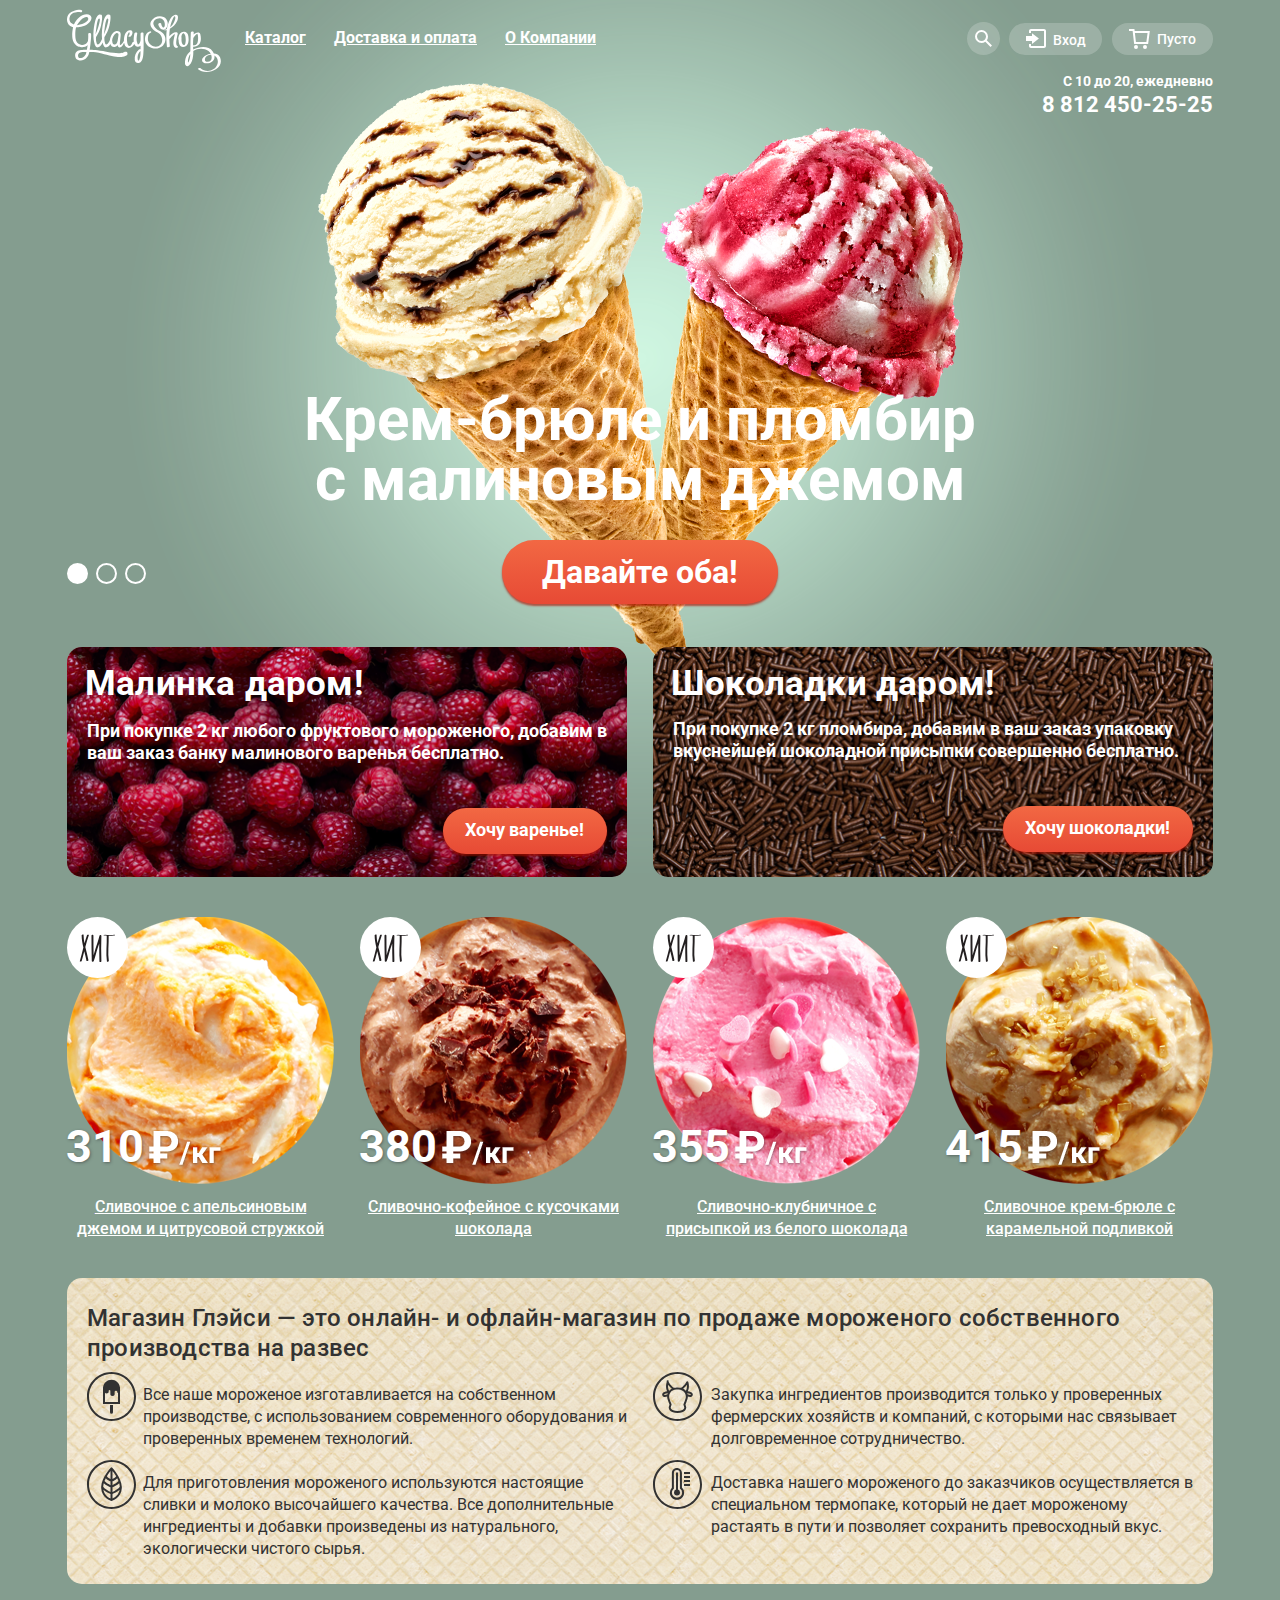
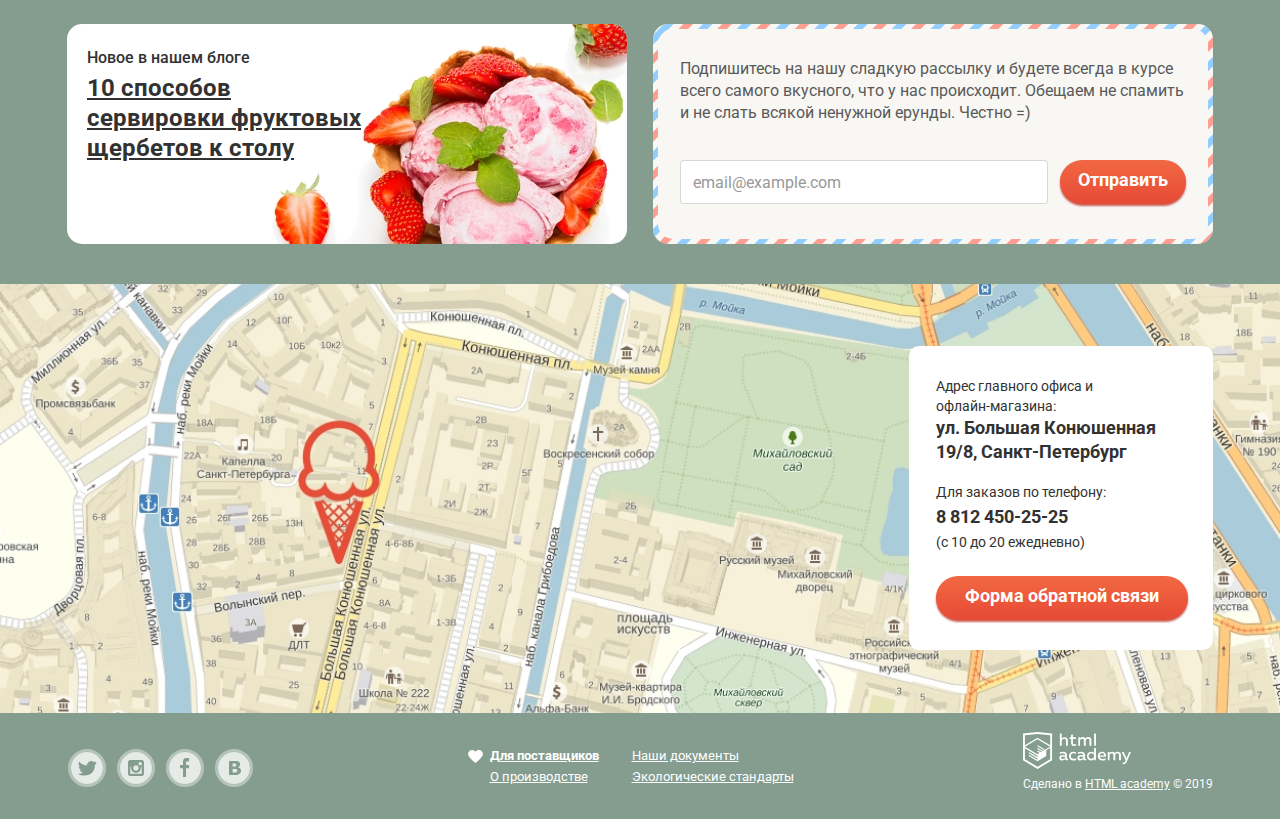
<file: index.html>
<!DOCTYPE html>
<html lang="ru">

<head>
    <meta charset="utf-8">
    <title>HTML Academy: Глейси</title>
    <link href="https://fonts.googleapis.com/css?family=Roboto:400,500,700,900&display=swap&subset=latin,cyrillic" rel="stylesheet" type="text/css">
    <link href="css/normalize.css" rel="stylesheet">
    <!-- <link href="css/style.css" rel="stylesheet"> -->
    <link href="css/style-short.css" rel="stylesheet">
</head>

<body>
    <input class="slider visually-hidden" type="radio" id="offer-1" name="offer-kit" value="offer-1" checked/>
    <input class="slider visually-hidden" type="radio" id="offer-2" name="offer-kit" value="offer-2" />
    <input class="slider visually-hidden" type="radio" id="offer-3" name="offer-kit" value="offer-3" />

    <div class="site-wrapper">
        <header class="main-header container">
            <div class="header-firstline">
                <nav class="main-navigation">
                    <div class="logo">
                        <a class="logo-link">
                            <img src="img/logo.svg" width="154" height="64" alt="Логотип магазина «Gllacy»">
                        </a>
                    </div>
                    <ul class="navigation-menu">
                        <li class="navigation-menu-item">
                            <a class="navigation-menu-link" href="#">
                                Каталог
                            </a>
                            <div class="navigation-submenu-container">
                                <ul class="navigation-submenu">
                                    <li class="navigation-submenu-item">
                                        <a class="navigation-submenu-link" href="#">Новинки</a>
                                    </li>
                                    <li class="navigation-submenu-item">
                                        <a class="navigation-submenu-link" href="catalog.html">Сливочное</a>
                                    </li>
                                    <li class="navigation-submenu-item">
                                        <a class="navigation-submenu-link" href="#">Щербеты</a>
                                    </li>
                                    <li class="navigation-submenu-item">
                                        <a class="navigation-submenu-link" href="#">Фруктовый лед</a>
                                    </li>
                                    <li class="navigation-submenu-item">
                                        <a class="navigation-submenu-link" href="#">Мелорин</a>
                                    </li>
                                </ul>
                            </div>
                        </li>
                        <li class="navigation-menu-item">
                            <a class="navigation-menu-link" href="#">Доставка и оплата</a>
                        </li>
                        <li class="navigation-menu-item">
                            <a class="navigation-menu-link" href="#">О Компании</a>
                        </li>
                    </ul>
                </nav>
                <div class="header-container">
                    <div class="search">
                        <a class="search-link" href="#">
                            <svg xmlns="http://www.w3.org/2000/svg" xmlns:xlink="http://www.w3.org/1999/xlink" width="17" height="17" viewBox="0 0 17 17">
                                <path fill="#ffffff" d="M16.958 15.527L11.75 10.32A6.455 6.455 0 0 0 13 6.5 6.5 6.5 0 1 0 6.5 13a6.465 6.465 0 0 0 3.839-1.263l5.205 5.204 1.414-1.414zM6.5 11C4.019 11 2 8.981 2 6.5S4.019 2 6.5 2 11 4.019 11 6.5 8.981 11 6.5 11z"/>
                            </svg>
                            <span class="visually-hidden">Поиск товара</span>
                        </a>
                        <h2 class="visually-hidden">Поиск товара</h2>
                        <div class="search-form-container">
                            <form class="search-form" action="https://echo.gllacy.ru" method="get">
                                <input class="placeholder" type="search" placeholder="Крем-брюле" name="search" autocomplete="off" id="field-search" title="Набери, и мы приложим все усилия, чтобы это отыскать :)">
                                <label class="visually-hidden" for="field-search">Поле для поиска</label>
                            </form>
                        </div>
                    </div>
                    <div class="user-account">
                        <a class="user-account-link" href="#">
                            <svg xmlns="http://www.w3.org/2000/svg" xmlns:xlink="http://www.w3.org/1999/xlink" width="21" height="19" viewBox="0 0 21 19">
                                <g fill="#ffffff">
                                    <path d="M6 14.875L12.917 9.5 6 4.125v2.917H-.042v4.917H6z"/>
                                    <path d="M18 0H5C3.9 0 3 .9 3 2v2h2V2h13v15H5v-2H3v2c0 1.1.9 2 2 2h13c1.1 0 2-.9 2-2V2c0-1.1-.9-2-2-2z"/>
                                </g>
                            </svg>
                            <span>Вход</span>
                        </a>
                        <h2 class="visually-hidden">Личный кабинет</h2>
                        <div class="user-form-container">
                            <form class="user-form" action="https://echo.gllacy.ru" method="post">
                                <input class="user-login placeholder" type="text" id="login" name="login" autocomplete="off" placeholder="email@example.com" title="Введите Ваш логин (e-mail)">
                                <label class="visually-hidden" for="login">Ваш логин</label>
                                <input class="user-password placeholder" type="password" id="password" name="password" autocomplete="off" placeholder="••••••••" title="Введите Ваш пароль">
                                <label class="visually-hidden" for="password">Ваш пароль</label>
                                <div class="user-form-click">
                                    <button class="button button-enter" type="submit" name="button-entrance">Войти</button>
                                    <div class="user-form-link">
                                        <a class="account-link account-forget" href="#">Забыли пароль?</a>
                                        <a class="account-link account-newuser" href="#">Новая регистрация</a>
                                    </div>
                                </div>
                            </form>
                        </div>
                    </div>
                    <div class="basket basket-empty">
                        <a class="basket-link" href="#">Пусто</a>
                    </div>
                </div>
            </div>
            <div class="header-worktime">
                <span>С 10 до 20, ежедневно</span>
                <a class="header-phone" href="tel:88124502525">8 812 450-25-25</a>
            </div>
        </header>

        <main class="main container">
            <h1 class="visually-hidden">Магазин Глейси</h1>
            <section class="offers">
                <h2 class="visually-hidden">Специальные предложения</h2>
                <div class="offer-kit">
                    <div class="offer-kit-controls">
                        <label for="offer-1">первый</label>
                        <label for="offer-2">второй</label>
                        <label for="offer-3">третий</label>
                    </div>
                    <ul class="offer-kit-list">
                        <li class="offer-kit-item offer-1">
                            <h3 class="offer-kit-title">Крем-брюле и пломбир с малиновым джемом</h3>
                            <a class="button button-kit" href="#">Давайте оба!</a>
                        </li>
                        <li class="offer-kit-item offer-2">
                            <h3 class="offer-kit-title">Шоколадный пломбир и лимонный сорбет</h3>
                            <a class="button button-kit" href="#">Давайте оба!</a>
                        </li>
                        <li class="offer-kit-item offer-3">
                            <h3 class="offer-kit-title">Пломбир с помадкой и клубничный щербет</h3>
                            <a class="button button-kit" href="#">Давайте оба!</a>
                        </li>
                    </ul>
                </div>
                <div class="offers-addition">
                    <div class="addition-item addition-raspberry">
                        <h3 class="addition-title">Малинка даром!</h3>
                        <p class="addition-content">При покупке 2 кг любого фруктового мороженого, добавим в ваш заказ банку малинового варенья бесплатно.</p>
                        <a class="button button-addition" href="#">Хочу варенье!</a>
                    </div>
                    <div class="addition-item addition-chocolate">
                        <h3 class="addition-title">Шоколадки даром!</h3>
                        <p class="addition-content">При покупке 2 кг пломбира, добавим в ваш заказ упаковку вкуснейшей шоколадной присыпки совершенно бесплатно.</p>
                        <a class="button button-addition" href="#">Хочу шоколадки!</a>
                    </div>
                </div>
            </section>

            <section class="bestsellers">
                <h2 class="visually-hidden">Хиты продаж</h2>
                <ul class="goods-list">
                    <li class="goods-item goods-item-hit">
                        <a class="goods-item-link" href="#">
                            <h3 class="goods-title">Сливочное с апельсиновым джемом и цитрусовой стружкой</h3>
                        </a>
                        <img class="goods-photo" src="img/ice-cream-1.png" width="267" height="267" alt="Сливочное с апельсиновым джемом и цитрусовой стружкой">
                        <span class="goods-item-price">310</span>
                        <a class="button button-quick-view" href="#">Быстрый просмотр</a>
                    </li>
                    <li class="goods-item goods-item-hit">
                        <a class="goods-item-link" href="#">
                            <h3 class="goods-title">Сливочно-кофейное с кусочками шоколада</h3>
                        </a>
                        <img class="goods-photo" src="img/ice-cream-2.png" width="267" height="267" alt="Сливочно-кофейное с кусочками шоколада">
                        <span class="goods-item-price">380</span>
                        <a class="button button-quick-view" href="#">Быстрый просмотр</a>
                    </li>
                    <li class="goods-item goods-item-hit">
                        <a class="goods-item-link" href="#">
                            <h3 class="goods-title">Сливочно-клубничное с присыпкой из белого шоколада</h3>
                        </a>
                        <img class="goods-photo" src="img/ice-cream-3.png" width="267" height="267" alt="Сливочно-клубничное с присыпкой из белого шоколада">
                        <span class="goods-item-price">355</span>
                        <a class="button button-quick-view" href="#">Быстрый просмотр</a>
                    </li>
                    <li class="goods-item goods-item-hit">
                        <a class="goods-item-link" href="#">
                            <h3 class="goods-title">Сливочное крем-брюле с карамельной подливкой</h3>
                        </a>
                        <img class="goods-photo" src="img/ice-cream-4.png" width="267" height="267" alt="Сливочное крем-брюле с карамельной подливкой">
                        <span class="goods-item-price">415</span>
                        <a class="button button-quick-view" href="#">Быстрый просмотр</a>
                    </li>
                </ul>
            </section>

            <section class="features">
                <h2 class="visually-hidden">Описание преимуществ Глейси</h2>
                <p class="features-title">
                    Магазин Глэйси — это онлайн- и офлайн-магазин по продаже мороженого собственного производства на развес
                </p>
                <ul class="features-list">
                    <li class="features-ice-cream features-item">
                        Все наше мороженое изготавливается на собственном производстве, с использованием современного оборудования и проверенных временем технологий.
                    </li>
                    <li class="features-cow features-item">
                        Закупка ингредиентов производится только у проверенных фермерских хозяйств и компаний, с которыми нас связывает долговременное сотрудничество.
                    </li>
                    <li class="features-eco features-item">
                        Для приготовления мороженого используются настоящие сливки и молоко высочайшего качества. Все дополнительные ингредиенты и добавки произведены из натурального, экологически чистого сырья.
                    </li>
                    <li class="features-thermometer features-item">
                        Доставка нашего мороженого до заказчиков осуществляется в специальном термопаке, который не дает мороженому растаять в пути и позволяет сохранить превосходный вкус.
                    </li>
                </ul>
            </section>
            <div class="index-columns">
                <article class="news">
                    <p class="news-label">Новое в нашем блоге</p>
                    <a class="news-link" href="#">
                        <h2 class="news-title">10 способов сервировки фруктовых щербетов к столу</h2>
                    </a>
                </article>
                <section class="subscription">
                    <div class="subscription-container">
                        <h2 class="visually-hidden">Форма подписки</h2>
                        <p>
                            Подпишитесь на нашу сладкую рассылку и будете всегда в курсе всего самого вкусного, что у нас происходит. Обещаем не спамить и не слать всякой ненужной ерунды. Честно =)
                        </p>
                        <form class="subscription-form" action="https://echo.gllacy.ru" method="post">
                            <input class="placeholder" type="email" id="subscription-email" name="subscription-email" placeholder="email@example.com" title="Введите Ваш e-mail">
                            <label class="visually-hidden" for="subscription-email">Ваш e-mail</label>
                            <button class="button" type="submit" name="subscription">Отправить</button>
                        </form>
                    </div>
                </section>
            </div>
        </main>
        <section class="map">
            <iframe class="map-frame" src="https://www.google.com/maps/embed?pb=!1m18!1m12!1m3!1d1998.6037872586871!2d30.320853351918583!3d59.93871648178722!2m3!1f0!2f0!3f0!3m2!1i1024!2i768!4f13.1!3m3!1m2!1s0x4696310fca145cc1%3A0x42b32648d8238007!2z0JHQvtC70YzRiNCw0Y8g0JrQvtC90Y7RiNC10L3QvdCw0Y8g0YPQuy4sIDE5LzgsINCh0LDQvdC60YIt0J_QtdGC0LXRgNCx0YPRgNCzLCAxOTExODY!5e0!3m2!1sru!2sru!4v1570610088650!5m2!1sru!2sru"
                width="600" height="450" style="border:0;" allowfullscreen="">
            </iframe>
            <div class="container">
                <div class="contacts">
                    <h2 class="visually-hidden">Местоположение магазина на карте</h2>
                    <p class="contacts-address">
                        <span class="contacts-address-title">Адрес главного офиса и офлайн-магазина:</span>
                        <span class="contacts-address-content">ул. Большая Конюшенная 19/8, Санкт-Петербург</span>
                    </p>
                    <p class="contacts-phone">
                        <span class="contacts-phone-title">Для заказов по телефону:</span>
                        <a class="contacts-phone-link" href="tel:88124502525">8 812 450-25-25</a>
                        <span class="contacts-phone-worktime">(с 10 до 20 ежедневно)</span>
                    </p>
                    <a class="button button-message" href="#">Форма обратной связи</a>
                </div>
            </div>
        </section>

        <footer class="main-footer container">
            <section class="footer-social">
                <h2 class="visually-hidden">Мы в социальных сетях</h2>
                <ul class="social-list">
                    <li class="social-item">
                        <a class="social social-twitter" href="#" title="Мы в твиттере">
                            <svg xmlns="http://www.w3.org/2000/svg" width="32" height="32" viewBox="0 0 32 32">
                                <path fill="#ffffff" d="M16 0C7.164 0 0 7.164 0 16c0 8.837 7.164 16 16 16 8.837 0 16-7.163 16-16 0-8.836-7.163-16-16-16zm7.944 12.809c-.251 6.516-3.463
                                 10.832-10.992 10.702h-.486c-.447 0-4.543-.443-5.344-1.823 2.479.19 4.247-.406 5.12-1.136-1.048-.289-2.923-.461-3.251-2.848.384.104.618.221
                                  1.299.113-1.307-.824-2.758-1.519-2.679-3.643.311.317 1.164.518 1.46.457-.768-.233-2.149-3.244-.974-4.781 1.984 1.79 4.075 3.482 7.804 
                                  3.643.227-2.214 1.24-3.699 3.168-4.325 1.84-.479 3.255.26 3.901 1.138.737-.224 1.453-.466 2.193-.685-.004.833-.569 1.463-.935 1.709.747.165
                                   1.423-.475 1.423-.475-.184.963-1.094 1.725-1.707 1.954z"/>
                            </svg>
                            <span class="visually-hidden">Глейси в твиттере</span>
                        </a>
                    </li>
                    <li class="social-item">
                        <a class="social social-instagram" href="#" title="Мы в инстаграмм">
                            <svg xmlns="http://www.w3.org/2000/svg" width="32" height="32" viewBox="0 0 32 32">
                                <g fill="#ffffff">
                                    <path d="M20.916 16a4.938 4.938 0 1 1-9.877 0c0-.394.051-.773.138-1.14h-.897v6.838h11.396V14.86h-.897c.086.367.137.746.137 1.14z"/>
                                    <path d="M15.978 18.659c1.466 0 2.659-1.193 2.659-2.659s-1.193-2.659-2.659-2.659c-1.466 0-2.659 1.193-2.659 2.659s1.192 2.659 2.659
                                    2.659zM18.637 10.302h3.039v3.039h-3.039z"/>
                                    <path d="M16 0C7.164 0 0 7.164 0 16c0 8.837 7.164 16 16 16 8.837 0 16-7.163 16-16 0-8.836-7.163-16-16-16zm7.955 21.698a2.285 2.285
                                     0 0 1-2.279 2.279H10.279A2.285 2.285 0 0 1 8 21.698V10.302a2.286 2.286 0 0 1 2.279-2.279h11.396a2.286 2.286 0 0 1 2.279 2.279v11.396z"/>
                                </g>
                            </svg>
                            <span class="visually-hidden">Глейси в инстаграмм</span>
                        </a>
                    </li>
                    <li class="social-item">
                        <a class="social social-facebook" href="#" title="Мы в фейсбук">
                            <svg xmlns="http://www.w3.org/2000/svg" width="32" height="32" viewBox="0 0 32 32">
                                <path fill="#ffffff" d="M16 0C7.164 0 0 7.163 0 16s7.164 16 16 16c8.837 0 16-7.164 16-16S24.837 0 16 0zm4.062 
                                9.455h-3.021v3.444h3.021v3.445h-3.021v8.61H14.02v-8.61H11v-3.445h3.021V9.455c0-1.902 1.353-3.445 
                                3.021-3.445h3.021v3.445z"/>
                            </svg>
                            <span class="visually-hidden">Глейси в фейсбук</span>
                        </a>
                    </li>
                    <li class="social-item">
                        <a class="social social-vkontakte" href="#" title="Мы вКонтакте">
                            <svg xmlns="http://www.w3.org/2000/svg" width="32" height="32" viewBox="0 0 32 32">
                                <g fill="#ffffff">
                                    <path d="M16.637 14.495c.402-.019.719-.082.951-.188.326-.145.54-.33.641-.559.101-.229.15-.496.15-.797 
                                    0-.232-.058-.465-.174-.697-.116-.232-.322-.405-.617-.517-.264-.1-.592-.155-.984-.165a76.242 76.242 0 
                                    0 0-1.652-.014h-.339v2.965h.565c.571 0 1.057-.009 1.459-.028zM18.118 17.084c-.282-.081-.672-.125-1.166-.132a127.97 
                                    127.97 0 0 0-1.55-.009h-.79v3.493h.264c1.014 0 1.74-.003 2.18-.009a3.2 3.2 0 0 0 
                                    1.212-.245c.377-.157.633-.364.774-.625s.214-.562.214-.9c0-.446-.088-.788-.261-1.03-.17-.241-.464-.423-.877-.543z"/>
                                    <path d="M16 0C7.164 0 0 7.164 0 16c0 8.837 7.164 16 16 16 8.837 0 16-7.163 16-16 0-8.836-7.163-16-16-16zm6.602 
                                    20.531a3.73 3.73 0 0 1-1.124 1.327c-.552.415-1.161.71-1.823.886s-1.501.264-2.519.264h-6.121V8.987h5.443c1.13 0 
                                    1.957.038 2.48.113a5.126 5.126 0 0 1 1.561.5c.533.27.929.632 1.189 1.087.26.455.392.975.392 1.558 0 .678-.179 
                                    1.278-.536 1.795-.358.518-.863.92-1.517 1.208v.075c.917.182 1.642.559 2.179 1.13.537.571.807 1.325.807 2.261 
                                    0 .678-.138 1.283-.411 1.817z"/>
                                </g>
                            </svg>
                            <span class="visually-hidden">Глейси во в контакте</span>
                        </a>
                    </li>
                </ul>
            </section>
            <section class="footer-documents">
                <h2 class="visually-hidden">Меню документации</h2>
                <ul class="documents-list">
                    <li class="documents-heart documents-item">
                        <a class="documents-link" href="#">Для поставщиков</a>
                    </li>
                    <li class="documents-item">
                        <a class="documents-link" href="#">Наши документы</a>
                    </li>
                    <li class="documents-item">
                        <a class="documents-link" href="#">О производстве</a>
                    </li>
                    <li class="documents-item">
                        <a class="documents-link" href="#">Экологические стандарты</a>
                    </li>
                </ul>
            </section>
            <section class="footer-copyright">
                <h2 class="visually-hidden">Создатели сайта</h2>
                <div>
                    <a class="htmlacademy-logo-link" href="https://htmlacademy.ru/intensive/htmlcss">
                        <img class="htmlacademy-logo-image" src="img/logo-htmlacademy.svg" width="108" height="39" alt="Логотип академии html">
                    </a>
                    <p>Сделано в <a class="htmlacademy-link" href="https://htmlacademy.ru/intensive/htmlcss">HTML academy</a> © 2019</p>
                </div>
            </section>
        </footer>

        <div class="modal-overlay"></div>
        <section class="modal-user-message">
            <h2 class="visually-hidden">Форма обратной связи</h2>
            <p class="user-message-title">Мы обязательно вам ответим!</p>
            <form class="user-message-form" action="https://echo.gllacy.ru" method="post">
                <input class="placeholder" type="text" id="message-fullname" name="message-fullname" placeholder="Имя Фамилия" title="Введите Ваше имя и фамилию (обязательное поле)">
                <label class="visually-hidden" for="message-fullname">Ваше имя и фамилия</label>
                <input class="placeholder" type="email" id="message-email" name="message-email" placeholder="email@example.com" title="Введите Ваш e-mail (обязательное поле)">
                <label class="visually-hidden" for="message-email">Ваш e-mail</label>
                <textarea name="message-text" id="message-text" placeholder="В свободной форме" cols="44" rows="7" title="Ваше сообщение (обязательное поле)"></textarea>
                <button class="button-close" type="button" aria-label="Закрыть форму"></button>
                <button class="button button-user-message" type="submit" name="button-message">Отправить</button>
            </form>
        </section>
    </div>
    <!-- <script src="js/script.js"></script> -->
    <script src="js/script-short.js"></script>
</body>

</html>
</file>
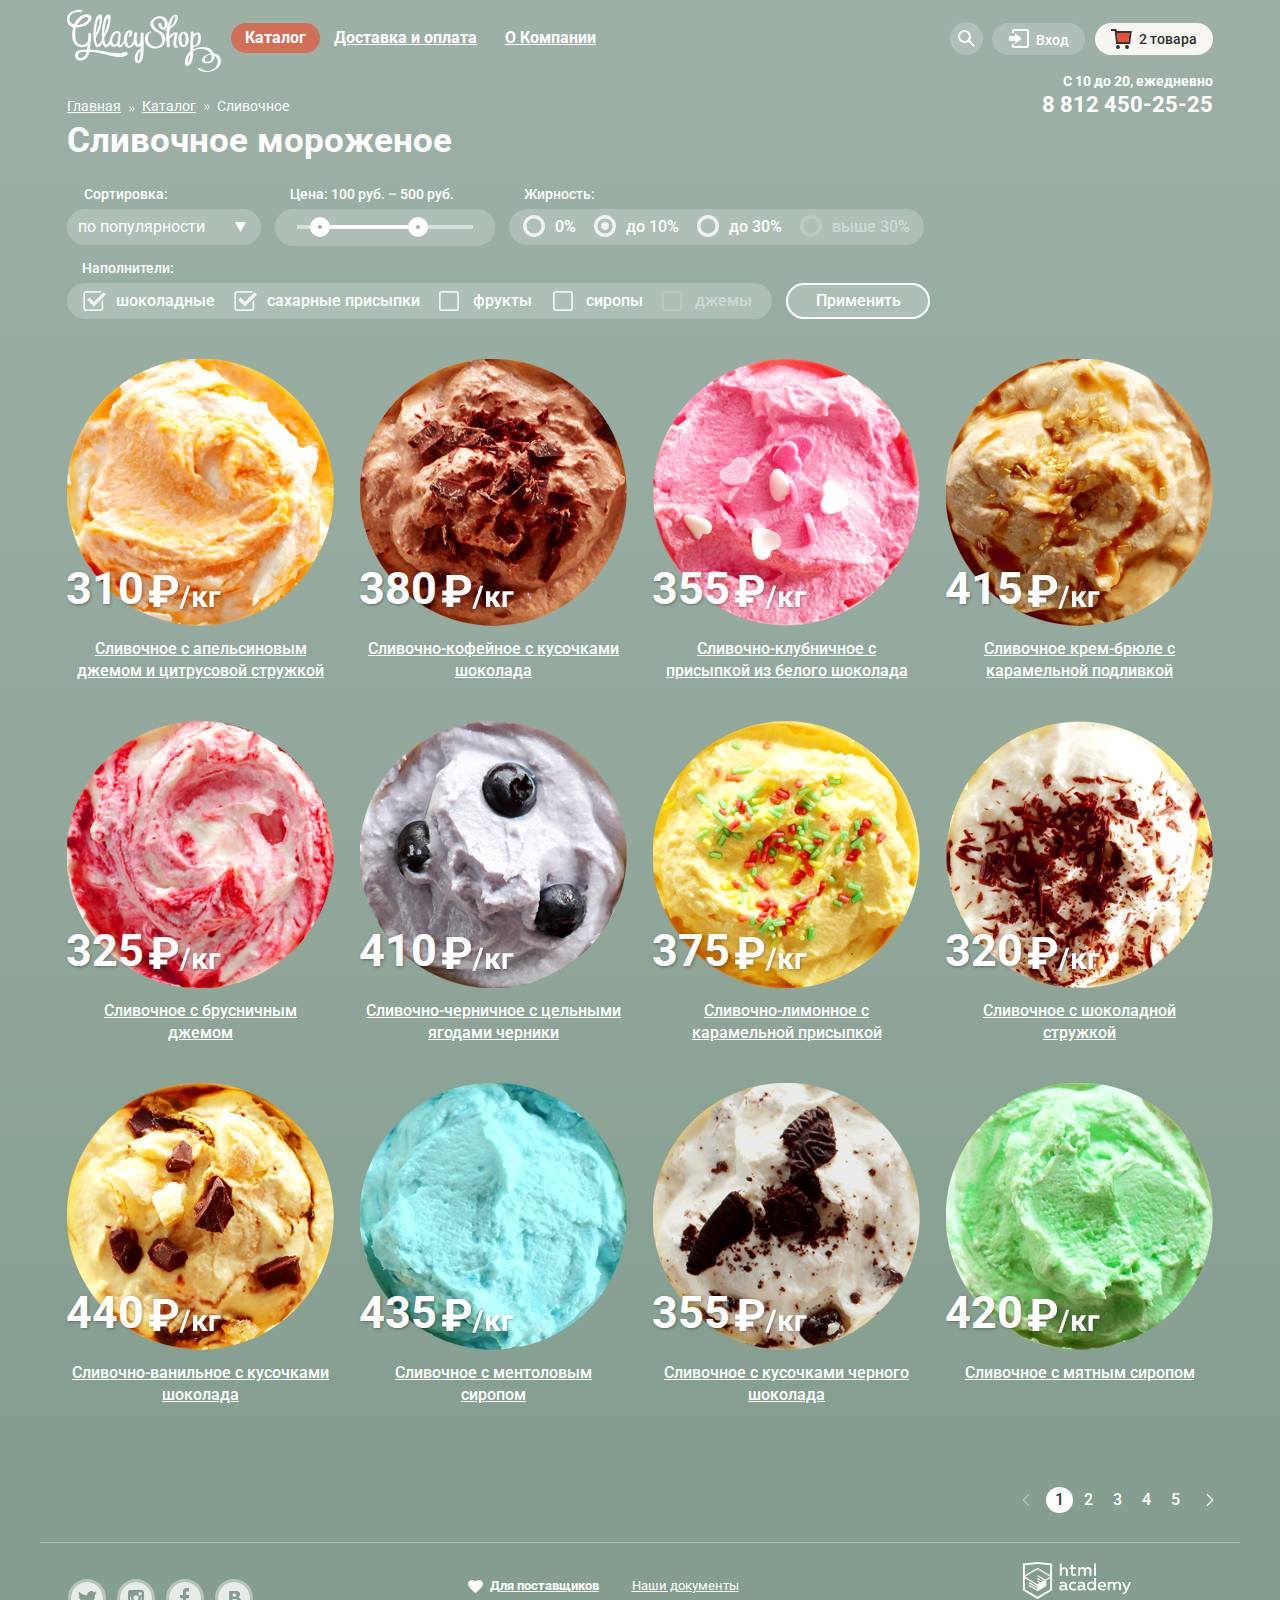
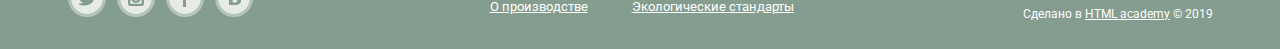
<file: catalog.html>
<!DOCTYPE html>
<html lang="ru">

<head>
    <meta charset="utf-8">
    <title>HTML Academy: Глейси</title>
    <link href="https://fonts.googleapis.com/css?family=Roboto:400,500,700&display=swap&subset=cyrillic" rel="stylesheet">
    <link href="css/normalize.css" rel="stylesheet">
    <!-- <link href="css/style.css" rel="stylesheet"> -->
    <link href="css/style-short.css" rel="stylesheet">
</head>

<body class="inner-page">
    <header class="main-header  container">
        <div class="header-firstline">
            <nav class="main-navigation">
                <a class="logo" href="index.html">
                    <img src="img/logo.svg" width="154" height="64" alt="Логотип магазина «Gllacy»">
                </a>
                <ul class="navigation-menu">
                    <li class="navigation-menu-item">
                        <a class="navigation-menu-link navigation-menu-active" href="catalog.html">
                            Каталог
                        </a>
                        <div class="navigation-submenu-container">
                            <ul class="navigation-submenu">
                                <li class="navigation-submenu-item">
                                    <a class="navigation-submenu-link" href="#">Новинки</a>
                                </li>
                                <li class="navigation-submenu-item">
                                    <a class="navigation-submenu-link navigation-submenu-active" href="catalog.html">Сливочное</a>
                                </li>
                                <li class="navigation-submenu-item">
                                    <a class="navigation-submenu-link" href="#">Щербеты</a>
                                </li>
                                <li class="navigation-submenu-item">
                                    <a class="navigation-submenu-link" href="#">Фруктовый лед</a>
                                </li>
                                <li class="navigation-submenu-item">
                                    <a class="navigation-submenu-link" href="#">Мелорин</a>
                                </li>
                            </ul>
                        </div>
                    </li>
                    <li class="navigation-menu-item">
                        <a class="navigation-menu-link" href="#">Доставка и оплата</a>
                    </li>
                    <li class="navigation-menu-item">
                        <a class="navigation-menu-link" href="#">О Компании</a>
                    </li>
                </ul>
            </nav>
            <div class="header-container">
                <div class="search">
                    <a class="search-link" href="#">
                        <svg xmlns="http://www.w3.org/2000/svg" xmlns:xlink="http://www.w3.org/1999/xlink" width="17" height="17" viewBox="0 0 17 17">
                            <path fill="#ffffff" d="M16.958 15.527L11.75 10.32A6.455 6.455 0 0 0 13 6.5 6.5 6.5 0 1 0 6.5 13a6.465 6.465 0 0 0 3.839-1.263l5.205 5.204 1.414-1.414zM6.5 11C4.019 11 2 8.981 2 6.5S4.019 2 6.5 2 11 4.019 11 6.5 8.981 11 6.5 11z"/>
                        </svg>
                        <span class="visually-hidden">Поиск товара</span>
                    </a>
                    <h2 class="visually-hidden">Поиск товара</h2>
                    <div class="search-form-container">
                        <form class="search-form" action="https://echo.gllacy.ru" method="get">
                            <input class="placeholder" type="search" placeholder="Крем-брюле" name="search" autocomplete="off" id="field-search" title="Набери, и мы приложим все усилия, чтобы это отыскать :)">
                            <label class="visually-hidden" for="field-search">Поле для поиска</label>
                        </form>
                    </div>
                </div>
                <div class="user-account">
                    <a class="user-account-link" href="#">
                        <svg xmlns="http://www.w3.org/2000/svg" xmlns:xlink="http://www.w3.org/1999/xlink" width="21" height="19" viewBox="0 0 21 19">
                            <g fill="#ffffff">
                                <path d="M6 14.875L12.917 9.5 6 4.125v2.917H-.042v4.917H6z"/>
                                <path d="M18 0H5C3.9 0 3 .9 3 2v2h2V2h13v15H5v-2H3v2c0 1.1.9 2 2 2h13c1.1 0 2-.9 2-2V2c0-1.1-.9-2-2-2z"/>
                            </g>
                        </svg>
                        <span>Вход</span>
                    </a>
                    <h2 class="visually-hidden">Личный кабинет</h2>
                    <div class="user-form-container">
                        <form class="user-form" action="https://echo.gllacy.ru" method="post">
                            <input class="user-login placeholder" type="text" id="login" name="login" autocomplete="off" placeholder="email@example.com" title="Введите Ваш логин (e-mail)">
                            <label class="visually-hidden" for="login">Ваш логин</label>
                            <input class="user-password placeholder" type="password" id="password" name="password" autocomplete="off" placeholder="••••••••" title="Введите Ваш пароль">
                            <label class="visually-hidden" for="password">Ваш пароль</label>
                            <div class="user-form-click">
                                <button class="button button-enter" type="submit" name="button-entrance">Войти</button>
                                <div class="user-form-link">
                                    <a class="account-link account-forget" href="#">Забыли пароль?</a>
                                    <a class="account-link account-newuser" href="#">Новая регистрация</a>
                                </div>
                            </div>
                        </form>
                    </div>
                </div>
                <div class="basket basket-content">
                    <a class="basket-link" href="#">2 товара</a>
                    <h2 class="visually-hidden">Содержание корзины</h2>
                    <div class="basket-form-container">
                        <form class="basket-form" action="https://echo.gllacy.ru" method="get">
                            <ul class="basket-list">
                                <li class="basket-item">
                                    <a class="button-item-delete" href="#" title="Удаление товара из корзины">
                                        <span class="visually-hidden">Удаление товара</span>
                                    </a>
                                    <img class="basket-photo" src="img/basket-photo1.png" width="33" height="33" alt="Фото товара">
                                    <h3 class="basket-item-title">Пломбир с апельсиновым джемом</h3>
                                    <div class="basket-item-count"><span>1,5 кг х </span>200 руб.</div>
                                    <span class="basket-item-total">300 руб.</span>
                                </li>
                                <li class="basket-item">
                                    <a class="button-item-delete" href="#" title="Удаление товара из корзины">
                                        <span class="visually-hidden">Удаление товара</span>
                                    </a>
                                    <img class="basket-photo" src="img/basket-photo2.png" width="33" height="33" alt="Фото товара">
                                    <h3 class="basket-item-title">Клубничный пломбир с присыпкой из белого шоколада</h3>
                                    <div class="basket-item-count"><span>1,5 кг х </span>300 руб.</div>
                                    <span class="basket-item-total">450 руб.</span>
                                </li>
                            </ul>
                            <span class="basket-total">Итого: 750 руб.</span>
                            <button class="button button-basket" type="submit" name="basket">Оформить заказ</button>
                        </form>
                    </div>
                </div>
            </div>
        </div>
        <div class="header-worktime">
            <span>С 10 до 20, ежедневно</span>
            <a class="header-phone" href="#">8 812 450-25-25</a>
        </div>
    </header>

    <main class="container">
        <h1 class="catalog-title">Сливочное мороженое</h1>
        <ul class="breadcrumbs">
            <li class="breadcrumbs-item"><a class="breadcrumbs-link" href="index.html">Главная</a></li>
            <li class="breadcrumbs-item"><a class="breadcrumbs-link" href="catalog.html">Каталог</a></li>
            <li class="breadcrumbs-item breadcrumbs-current">Сливочное</li>
        </ul>
        <section class="filters">
            <h2 class="visually-hidden">Сортировка товаров</h2>
            <form class="filters-form" action="https://echo.gllacy.ru" method="get">
                <fieldset class="filter-category" title="Выберите категорию сортировки">
                    <legend>Сортировка:</legend>
                    <select name="filter-category-select" id="filter-category">
                        <option value="popularity" selected>по популярности</option>
                        <option value="before-chip">сначала недорогие</option>
                        <option value="before-expensive">сначала дорогие</option>
                        <option value="by-fat">по жирности</option>
                    </select>
                </fieldset>
                <fieldset class="filter-price" title="Выберите ценовой диапазон">
                    <legend>Цена: 100 руб. – 500 руб.</legend>
                    <div class="filter-price-container">
                        <div class="filter-price-axis">
                            <span class="filter-price-min" tabindex="0"></span>
                            <span class="filter-price-max" tabindex="0"></span>
                        </div>
                    </div>
                </fieldset>
                <fieldset class="filter-fat" title="Выберите содержание жиров в мороженом">
                    <legend>Жирность:</legend>
                    <ul class="filter-fat-list">
                        <li class="filter-fat-item">
                            <input class="filters-input fat-input visually-hidden" id="zero" type="radio" name="filter-fat" value="zero">
                            <label class="filter-fat-label" for="zero">0%</label>
                        </li>
                        <li class="filter-fat-item">
                            <input class="filters-input fat-input visually-hidden" id="before10" type="radio" name="filter-fat" value="before10" checked>
                            <label class="filter-fat-label" for="before10">до 10%</label>
                        </li>
                        <li class="filter-fat-item">
                            <input class="filters-input fat-input visually-hidden" id="before30" type="radio" name="filter-fat" value="before30">
                            <label class="filter-fat-label" for="before30">до 30%</label>
                        </li>
                        <li class="filter-fat-item">
                            <input class="filters-input fat-input visually-hidden" id="after30" type="radio" name="filter-fat" value="after30" disabled>
                            <label class="filter-fat-label" for="after30">выше 30%</label>
                        </li>
                    </ul>
                </fieldset>
                <fieldset class="filter-filler" title="Выберите наполнители мороженого">
                    <legend>Наполнители:</legend>
                    <ul class="filter-filler-list">
                        <li class="filter-filler-item">
                            <input class="filters-input filler-input visually-hidden" id="chocolate" type="checkbox" name="chocolate" checked>
                            <label class="filter-filler-label" for="chocolate">шоколадные</label>
                        </li>
                        <li class="filter-filler-item">
                            <input class="filters-input filler-input visually-hidden" id="sugar-powder" type="checkbox" name="sugar-powder" checked>
                            <label class="filter-filler-label" for="sugar-powder">сахарные присыпки</label>
                        </li>
                        <li class="filter-filler-item">
                            <input class="filters-input filler-input visually-hidden" id="fruit" type="checkbox" name="fruit">
                            <label class="filter-filler-label" for="fruit">фрукты</label>
                        </li>
                        <li class="filter-filler-item">
                            <input class="filters-input filler-input visually-hidden" id="syrup" type="checkbox" name="syrup">
                            <label class="filter-filler-label" for="syrup">сиропы</label>
                        </li>
                        <li class="filter-filler-item">
                            <input class="filters-input filler-input visually-hidden" id="jam" type="checkbox" name="jam" disabled>
                            <label class="filter-filler-label" for="jam">джемы</label>
                        </li>
                    </ul>
                </fieldset>
                <button class="button-filter" type="submit" name="button-filter">Применить</button>
            </form>
        </section>
        <section class="catalog">
            <h2 class="visually-hidden">Список товаров</h2>
            <ul class="goods-list">
                <li class="goods-item">
                    <a class="goods-item-link" href="#">
                        <h3 class="goods-title">Сливочное с апельсиновым джемом и цитрусовой стружкой</h3>
                    </a>
                    <img class="goods-photo" src="img/ice-cream-1.png" width="267" height="267" alt="Сливочное с апельсиновым джемом и цитрусовой стружкой">
                    <span class="goods-item-price">310</span>
                    <a class="button button-quick-view" href="#">Быстрый просмотр</a>
                </li>
                <li class="goods-item">
                    <a class="goods-item-link" href="#">
                        <h3 class="goods-title">Сливочно-кофейное с кусочками шоколада</h3>
                    </a>
                    <img class="goods-photo" src="img/ice-cream-2.png" width="267" height="267" alt="Сливочно-кофейное с кусочками шоколада">
                    <span class="goods-item-price">380</span>
                    <a class="button button-quick-view" href="#">Быстрый просмотр</a>
                </li>
                <li class="goods-item">
                    <a class="goods-item-link" href="#">
                        <h3 class="goods-title">Сливочно-клубничное с присыпкой из белого шоколада</h3>
                    </a>
                    <img class="goods-photo" src="img/ice-cream-3.png" width="267" height="267" alt="Сливочно-клубничное с присыпкой из белого шоколада">
                    <span class="goods-item-price">355</span>
                    <a class="button button-quick-view" href="#">Быстрый просмотр</a>
                </li>
                <li class="goods-item">
                    <a class="goods-item-link" href="#">
                        <h3 class="goods-title">Сливочное крем-брюле с карамельной подливкой</h3>
                    </a>
                    <img class="goods-photo" src="img/ice-cream-4.png" width="267" height="267" alt="Сливочное крем-брюле с карамельной подливкой">
                    <span class="goods-item-price">415</span>
                    <a class="button button-quick-view" href="#">Быстрый просмотр</a>
                </li>
                <li class="goods-item">
                    <a class="goods-item-link" href="#">
                        <h3 class="goods-title">Сливочное с брусничным джемом</h3>
                    </a>
                    <img class="goods-photo" src="img/ice-cream-5.png" width="267" height="267" alt="Сливочное с брусничным джемом">
                    <span class="goods-item-price">325</span>
                    <a class="button button-quick-view" href="#">Быстрый просмотр</a>
                </li>
                <li class="goods-item">
                    <a class="goods-item-link" href="#">
                        <h3 class="goods-title">Сливочно-черничное с цельными ягодами черники</h3>
                    </a>
                    <img class="goods-photo" src="img/ice-cream-6.png" width="267" height="267" alt="Сливочно-черничное с цельными ягодами черники">
                    <span class="goods-item-price">410</span>
                    <a class="button button-quick-view" href="#">Быстрый просмотр</a>
                </li>
                <li class="goods-item">
                    <a class="goods-item-link" href="#">
                        <h3 class="goods-title">Сливочно-лимонное с карамельной присыпкой</h3>
                    </a>
                    <img class="goods-photo" src="img/ice-cream-7.png" width="267" height="267" alt="Сливочно-лимонное с карамельной присыпкой">
                    <span class="goods-item-price">375</span>
                    <a class="button button-quick-view" href="#">Быстрый просмотр</a>
                </li>
                <li class="goods-item">
                    <a class="goods-item-link" href="#">
                        <h3 class="goods-title">Сливочное с шоколадной стружкой</h3>
                    </a>
                    <img class="goods-photo" src="img/ice-cream-8.png" width="267" height="267" alt="Сливочное с шоколадной стружкой">
                    <span class="goods-item-price">320</span>
                    <a class="button button-quick-view" href="#">Быстрый просмотр</a>
                </li>
                <li class="goods-item">
                    <a class="goods-item-link" href="#">
                        <h3 class="goods-title">Сливочно-ванильное с кусочками шоколада</h3>
                    </a>
                    <img class="goods-photo" src="img/ice-cream-9.png" width="267" height="267" alt="Сливочно-ванильное с кусочками шоколада">
                    <span class="goods-item-price">440</span>
                    <a class="button button-quick-view" href="#">Быстрый просмотр</a>
                </li>
                <li class="goods-item">
                    <a class="goods-item-link" href="#">
                        <h3 class="goods-title">Сливочноe с ментоловым сиропом</h3>
                    </a>
                    <img class="goods-photo" src="img/ice-cream-10.png" width="267" height="267" alt="Сливочноe с ментоловым сиропом">
                    <span class="goods-item-price">435</span>
                    <a class="button button-quick-view" href="#">Быстрый просмотр</a>
                </li>
                <li class="goods-item">
                    <a class="goods-item-link" href="#">
                        <h3 class="goods-title">Сливочное с кусочками черного шоколада</h3>
                    </a>
                    <img class="goods-photo" src="img/ice-cream-11.png" width="267" height="267" alt="Сливочное с кусочками черного шоколада">
                    <span class="goods-item-price">355</span>
                    <a class="button button-quick-view" href="#">Быстрый просмотр</a>
                </li>
                <li class="goods-item">
                    <a class="goods-item-link" href="#">
                        <h3 class="goods-title">Сливочное с мятным сиропом</h3>
                    </a>
                    <img class="goods-photo" src="img/ice-cream-12.png" width="267" height="267" alt="Сливочное с мятным сиропом">
                    <span class="goods-item-price">420</span>
                    <a class="button button-quick-view" href="#">Быстрый просмотр</a>
                </li>
            </ul>
            <ul class="pagination-list">
                <li class="pagination-item pagination-item-before pagination-disabled">
                    <a class="pagination-link" href="#">
                        <span class="visually-hidden">Назад</span>
                    </a>
                </li>
                <li class="pagination-item pagination-item-current">
                    <a class="pagination-link">1</a>
                </li>
                <li class="pagination-item">
                    <a class="pagination-link" href="#">2</a>
                </li>
                <li class="pagination-item">
                    <a class="pagination-link" href="#">3</a>
                </li>
                <li class="pagination-item">
                    <a class="pagination-link" href="#">4</a>
                </li>
                <li class="pagination-item">
                    <a class="pagination-link" href="#">5</a>
                </li>
                <li class="pagination-item pagination-item-after">
                    <a class="pagination-link" href="#">
                        <span class="visually-hidden">Вперед</span>
                    </a>
                </li>
            </ul>
        </section>
    </main>
    <footer class="main-footer container">
        <section class="footer-social">
            <h2 class="visually-hidden">Мы в социальных сетях</h2>
            <ul class="social-list">
                <li class="social-item">
                    <a class="social social-twitter" href="#" title="Мы в твиттере">
                        <svg xmlns="http://www.w3.org/2000/svg" width="32" height="32" viewBox="0 0 32 32">
                            <path fill="#ffffff" d="M16 0C7.164 0 0 7.164 0 16c0 8.837 7.164 16 16 16 8.837 0 16-7.163 16-16 0-8.836-7.163-16-16-16zm7.944 12.809c-.251 6.516-3.463
                              10.832-10.992 10.702h-.486c-.447 0-4.543-.443-5.344-1.823 2.479.19 4.247-.406 5.12-1.136-1.048-.289-2.923-.461-3.251-2.848.384.104.618.221
                              1.299.113-1.307-.824-2.758-1.519-2.679-3.643.311.317 1.164.518 1.46.457-.768-.233-2.149-3.244-.974-4.781 1.984 1.79 4.075 3.482 7.804 
                              3.643.227-2.214 1.24-3.699 3.168-4.325 1.84-.479 3.255.26 3.901 1.138.737-.224 1.453-.466 2.193-.685-.004.833-.569 1.463-.935 1.709.747.165
                                1.423-.475 1.423-.475-.184.963-1.094 1.725-1.707 1.954z"></path>
                        </svg>
                        <span class="visually-hidden">Глейси в твиттере</span>
                    </a>
                </li>
                <li class="social-item">
                    <a class="social social-instagram" href="#" title="Мы в инстаграмм">
                        <svg xmlns="http://www.w3.org/2000/svg" width="32" height="32" viewBox="0 0 32 32">
                            <g fill="#ffffff">
                                <path d="M20.916 16a4.938 4.938 0 1 1-9.877 0c0-.394.051-.773.138-1.14h-.897v6.838h11.396V14.86h-.897c.086.367.137.746.137 1.14z"></path>
                                <path d="M15.978 18.659c1.466 0 2.659-1.193 2.659-2.659s-1.193-2.659-2.659-2.659c-1.466 0-2.659 1.193-2.659 2.659s1.192 2.659 2.659
                                2.659zM18.637 10.302h3.039v3.039h-3.039z"></path>
                                <path d="M16 0C7.164 0 0 7.164 0 16c0 8.837 7.164 16 16 16 8.837 0 16-7.163 16-16 0-8.836-7.163-16-16-16zm7.955 21.698a2.285 2.285
                                  0 0 1-2.279 2.279H10.279A2.285 2.285 0 0 1 8 21.698V10.302a2.286 2.286 0 0 1 2.279-2.279h11.396a2.286 2.286 0 0 1 2.279 2.279v11.396z"></path>
                            </g>
                        </svg>
                        <span class="visually-hidden">Глейси в инстаграмм</span>
                    </a>
                </li>
                <li class="social-item">
                    <a class="social social-facebook" href="#" title="Мы в фейсбук">
                        <svg xmlns="http://www.w3.org/2000/svg" width="32" height="32" viewBox="0 0 32 32">
                            <path fill="#ffffff" d="M16 0C7.164 0 0 7.163 0 16s7.164 16 16 16c8.837 0 16-7.164 16-16S24.837 0 16 0zm4.062 
                            9.455h-3.021v3.444h3.021v3.445h-3.021v8.61H14.02v-8.61H11v-3.445h3.021V9.455c0-1.902 1.353-3.445 
                            3.021-3.445h3.021v3.445z"></path>
                        </svg>
                        <span class="visually-hidden">Глейси в фейсбук</span>
                    </a>
                </li>
                <li class="social-item">
                    <a class="social social-vkontakte" href="#" title="Мы вКонтакте">
                        <svg xmlns="http://www.w3.org/2000/svg" width="32" height="32" viewBox="0 0 32 32">
                            <g fill="#ffffff">
                                <path d="M16.637 14.495c.402-.019.719-.082.951-.188.326-.145.54-.33.641-.559.101-.229.15-.496.15-.797 
                                0-.232-.058-.465-.174-.697-.116-.232-.322-.405-.617-.517-.264-.1-.592-.155-.984-.165a76.242 76.242 0 
                                0 0-1.652-.014h-.339v2.965h.565c.571 0 1.057-.009 1.459-.028zM18.118 17.084c-.282-.081-.672-.125-1.166-.132a127.97 
                                127.97 0 0 0-1.55-.009h-.79v3.493h.264c1.014 0 1.74-.003 2.18-.009a3.2 3.2 0 0 0 
                                1.212-.245c.377-.157.633-.364.774-.625s.214-.562.214-.9c0-.446-.088-.788-.261-1.03-.17-.241-.464-.423-.877-.543z"></path>
                                <path d="M16 0C7.164 0 0 7.164 0 16c0 8.837 7.164 16 16 16 8.837 0 16-7.163 16-16 0-8.836-7.163-16-16-16zm6.602 
                                20.531a3.73 3.73 0 0 1-1.124 1.327c-.552.415-1.161.71-1.823.886s-1.501.264-2.519.264h-6.121V8.987h5.443c1.13 0 
                                1.957.038 2.48.113a5.126 5.126 0 0 1 1.561.5c.533.27.929.632 1.189 1.087.26.455.392.975.392 1.558 0 .678-.179 
                                1.278-.536 1.795-.358.518-.863.92-1.517 1.208v.075c.917.182 1.642.559 2.179 1.13.537.571.807 1.325.807 2.261 
                                0 .678-.138 1.283-.411 1.817z"></path>
                            </g>
                        </svg>
                        <span class="visually-hidden">Глейси в контакте</span>
                    </a>
                </li>
            </ul>
        </section>
        <section class="footer-documents">
            <h2 class="visually-hidden">Меню документации</h2>
            <ul class="documents-list">
                <li class="documents-heart documents-item">
                    <a class="documents-link" href="#">Для поставщиков</a>
                </li>
                <li class="documents-item">
                    <a class="documents-link" href="#">Наши документы</a>
                </li>
                <li class="documents-item">
                    <a class="documents-link" href="#">О производстве</a>
                </li>
                <li class="documents-item">
                    <a class="documents-link" href="#">Экологические стандарты</a>
                </li>
            </ul>
        </section>
        <section class="footer-copyright">
            <h2 class="visually-hidden">Создатели сайта</h2>
            <div>
                <a class="htmlacademy-logo-link" href="https://htmlacademy.ru/intensive/htmlcss">
                    <img class="htmlacademy-logo-image" src="img/logo-htmlacademy.svg" width="108" height="39" alt="Логотип академии html">
                </a>
                <p>Сделано в <a class="htmlacademy-link" href="https://htmlacademy.ru/intensive/htmlcss">HTML academy</a> © 2019</p>
            </div>
        </section>
    </footer>

</body>

</html>
</file>
<file: css/style.css>
﻿*,
*::before,
*::after {
    -webkit-box-sizing: inherit;
    box-sizing: inherit;
}

html {
    -webkit-box-sizing: border-box;
    box-sizing: border-box;
}

body {
    margin: 0;
    padding: 0;
    font-family: "Roboto", "Arial", sans-serif;
    color: #ffffff;
    background-color: #849d8f;
}

.site-wrapper {
    min-width: 1200px;
    background-color: #849d8f;
    background-image: url("../img/slider-photo-1.png");
    background-repeat: no-repeat;
    background-position: top center;
    transition: background-image 0.5s ease, background-color 0.5s ease;
}

.site-wrapper::before,
.site-wrapper::after {
    content: "";
    visibility: hidden;
}

.site-wrapper::before {
    background-image: url("../img/slider-photo-2.png");
}

.site-wrapper::after {
    background-image: url("../img/slider-photo-3.png");
}

.container {
    width: 1200px;
    margin: 0 auto;
    padding: 0 27px;
}

img {
    max-width: 100%;
    height: auto;
}

.visually-hidden:not(:focus):not(:active),
input[type="checkbox"].visually-hidden,
input[type="radio"].visually-hidden {
    position: absolute;
    width: 1px;
    height: 1px;
    margin: -1px;
    padding: 0;
    white-space: nowrap;
    clip-path: inset(100%);
    clip: rect(0, 0, 0, 0);
    border: 0;
    overflow: hidden;
}

input:active+label.visually-hidden {
    display: none;
}

input.placeholder:-ms-input-placeholder {
    font-weight: 400;
    color: #999999;
}

input.placeholder::-webkit-input-placeholder {
    font-weight: 400;
    color: #999999;
}

input.placeholder::-moz-placeholder {
    font-weight: 400;
    color: #999999;
}

input.placeholder::-ms-input-placeholder {
    font-weight: 400;
    color: rgb(153, 153, 153);
}

input.placeholder::placeholder {
    font-weight: 400;
    color: #999999;
}

a.button {
    text-decoration: none;
}

.button {
    display: inline-block;
    text-align: center;
    vertical-align: top;
    font: inherit;
    color: #ffffff;
    background-color: #e74a35;
    background-image: linear-gradient(to top, #e74a35 0%, #f26843 100%);
    box-shadow: 0 2px 2px rgba(172, 16, 0, 0.64);
    border: none;
    cursor: pointer;
}

.button::-moz-focus-inner {
    border: 0;
}

.button:active,
.button:focus {
    outline: none;
}

.button:hover,
.button:focus {
    box-shadow: 0 2px 2px #ac1000;
    background-color: rgba(255, 255, 255, 0.2);
    background-image: linear-gradient(to top, #ec6e5d 0%, #f58669 100%);
}

.button:active {
    color: #fceeec;
    box-shadow: inset 0 2px 2px #942718;
    background-color: rgba(0, 0, 0, 0.07);
    background-image: linear-gradient(to top, #f26843 0%, #e74a35 100%);
}

@keyframes open-menu {
    from {
        transform: scaleY(0);
        transform-origin: 50% 0%;
    }
    to {
        transform: scaleY(1);
        transform-origin: 50% 0%;
    }
}

@keyframes open-form {
    from {
        transform: scaleY(0);
    }
    to {
        transform: scaleY(1);
    }
}

@keyframes open-bg-goods {
    from {
        transform: scaleX(0);
        transform-origin: 50% 50%;
    }
    to {
        transform: scaleX(1);
        transform-origin: 50% 50%;
    }
}

.main-header {
    padding-top: 2px;
}

.main-header a {
    display: block;
    text-decoration: none;
}

.header-firstline {
    display: flex;
    justify-content: flex-start;
    align-items: flex-start;
    padding-top: 7px;
}

.main-navigation {
    display: flex;
    flex-grow: 1;
    width: 50%;
}

.logo {
    width: 154px;
    margin-right: 10px;
    flex-shrink: 0;
}

.navigation-menu {
    display: flex;
    flex-wrap: wrap;
    justify-content: flex-start;
    align-items: flex-start;
    margin: 0;
    padding: 0;
    padding-bottom: 8px;
    padding-top: 14px;
}

.navigation-menu .navigation-menu-link {
    padding: 6px 14px;
    color: #ffffff;
    font-size: 16px;
    font-weight: 700;
    line-height: 18px;
    border-radius: 16px;
    text-decoration: underline;
}

.navigation-menu,
.navigation-submenu {
    list-style: none;
}

.navigation-menu>.navigation-menu-item {
    position: relative;
}

.navigation-menu-item:hover>.navigation-menu-link,
.navigation-menu-item>.navigation-menu-link:focus {
    font-size: 16px;
    font-weight: 700;
    line-height: 18px;
    text-decoration: none;
    color: #323232;
    background-color: #f7f6f3;
    outline: none;
}

.navigation-menu-item:focus-within>.navigation-menu-link {
    font-size: 16px;
    font-weight: 700;
    line-height: 18px;
    text-decoration: none;
    color: #323232;
    background-color: #f7f6f3;
    outline: none;
}

.navigation-menu-item:active>.navigation-menu-link {
    font-size: 16px;
    font-weight: 700;
    line-height: 18px;
    color: #323232;
    background-color: #ededed;
    box-shadow: inset 0 2px 1px #696969;
}

.navigation-submenu-container {
    position: absolute;
    top: 100%;
    left: -7px;
    z-index: 20;
    display: none;
    padding-top: 6px;
}

.navigation-submenu {
    width: 143px;
    margin: 0;
    padding: 1px 0 8px;
    background-color: #f8f7f4;
    border-radius: 5px;
    box-shadow: 0 20px 20px rgba(0, 0, 0, 0.4);
}

.navigation-menu-item:focus .navigation-submenu-container,
.navigation-menu-item:hover .navigation-submenu-container {
    display: block;
    animation: open-menu 0.4s;
}

.navigation-menu-item:focus-within .navigation-submenu-container {
    display: block;
    animation: open-menu 0.4s;
}

.navigation-submenu-link {
    display: block;
    padding: 10px 18px 5px 20px;
    font-size: 14px;
    font-weight: 400;
    line-height: 16px;
    color: #323232;
}

.navigation-submenu-link:hover,
.navigation-submenu-link:focus {
    color: #323232;
    background-color: #fbded7;
}

.navigation-submenu-item:first-child>.navigation-submenu-link:hover,
.navigation-submenu-item:first-child>.navigation-submenu-link:focus {
    border-radius: 5px 5px 0 0;
}

.navigation-submenu-item:last-child>.navigation-submenu-link:hover,
.navigation-submenu-item:last-child>.navigation-submenu-link:focus {
    border-radius: 0 0 5px 5px;
}

.navigation-submenu-link:active {
    color: #323232;
    background-color: #f6b5a5;
}

.navigation-submenu-item:first-child .navigation-submenu-link {
    padding-bottom: 12px;
    font-weight: 700;
    background-image: url("../img/share.png");
    background-repeat: no-repeat;
    background-position: center bottom;
}

.navigation-menu-item>.navigation-menu-active:focus {
    color: #ffffff;
    background-color: #d07058;
    outline: 1px solid #ffffff;
}

.navigation-menu-item:focus-within>.navigation-menu-active {
    color: #ffffff;
    background-color: #d07058;
    outline: none;
}

.navigation-menu-item>.navigation-menu-active,
.navigation-menu-item:hover>.navigation-menu-active {
    color: #ffffff;
    text-decoration: none;
    background-color: #d07058;
}

.navigation-submenu .navigation-submenu-active {
    color: #ffffff;
    background-color: #d07058;
}

.header-container {
    display: flex;
    justify-content: flex-end;
    flex-wrap: wrap;
    align-items: center;
    width: 50%;
    margin-top: 0;
    padding-bottom: 8px;
    padding-top: 13px;
}

.search {
    position: relative;
    margin-right: 9px;
}

.search-link,
.search:not(:active) .search-link {
    width: 33px;
    height: 33px;
    padding: 8px;
    padding-bottom: 6px;
    border-radius: 50%;
    background-color: rgba(255, 255, 255, 0.2);
}

.search:hover .search-link {
    background-color: #f8f7f4;
}

.search .search-link:focus {
    background-color: #f8f7f4;
    outline: none;
}

.search:focus-within .search-link {
    background-color: #f8f7f4;
}

.search-form-container {
    position: absolute;
    top: 100%;
    right: 2px;
    padding-top: 4px;
    z-index: 20;
    display: none;
}

.search-form {
    padding: 20px 15px;
    border-radius: 5px;
    box-shadow: 0 20px 20px rgba(0, 0, 0, 0.4);
    background-color: #f8f7f4;
}

.search:hover .search-form-container,
.search:active .search-form-container,
.search-link:focus .search-form-container {
    display: block;
    animation: open-menu 0.4s;
    outline: none;
}

.search:focus-within .search-form-container {
    display: block;
    animation: open-menu 0.4s;
    outline: none;
}

.search:hover path,
.search:active path,
.search-link:focus path {
    fill: #000000;
}

.search:focus-within path {
    fill: #000000;
}

.search-form input {
    width: 310px;
}

.search-form input,
.user-form input {
    height: 44px;
    padding: 10px 14px;
    font-size: 14px;
    font-weight: 700;
    line-height: 24px;
    color: #323232;
    background-color: #ffffff;
    border: 1px solid #d3d3d2;
    border-radius: 5px;
}

.search-form input:hover,
.user-form input:hover {
    border: 2px solid rgba(154, 154, 154, 0.52);
    padding: 9px 13px;
}

.search-form input:focus,
.user-form input:focus {
    border: 2px solid rgba(46, 136, 228, 0.52);
    padding-left: 13px;
}

.user-account {
    position: relative;
}

.user-account .user-account-link {
    display: inline-block;
    padding: 6px 16px 7px 17px;
    vertical-align: bottom;
    font-size: 14px;
    font-weight: 500;
    line-height: 16px;
    color: #ffffff;
    background-color: rgba(255, 255, 255, 0.2);
    border-radius: 16px;
}

.user-account-link svg {
    vertical-align: top;
    margin-right: 3px;
}

.user-account-link span {
    vertical-align: bottom;
}

.user-account:hover .user-account-link,
.user-account .user-account-link:focus,
.user-account:active .user-account-link {
    color: #323232;
    background-color: #f8f7f4;
    outline: none;
}

.user-account:focus-within .user-account-link {
    color: #323232;
    background-color: #f8f7f4;
    outline: none;
}

.user-account:hover path,
.user-account-link:focus path,
.user-account:active path {
    fill: #000000;
}

.user-account:focus-within path {
    fill: #000000;
}

.user-account:hover .user-form-container,
.user-account:focus .user-form-container,
.user-account:active .user-form-container {
    display: block;
    animation: open-menu 0.4s;
}

.user-account:focus-within .user-form-container {
    display: block;
    animation: open-menu 0.4s;
}

.user-form-container {
    position: absolute;
    top: 100%;
    right: -2px;
    display: none;
    padding-top: 4px;
    z-index: 20;
}

.user-form {
    width: 277px;
    padding: 20px 17px 22px 19px;
    background-color: #f8f7f4;
    box-shadow: 0 20px 20px rgba(0, 0, 0, 0.4);
    border-radius: 5px;
}

.user-form input {
    width: 100%;
}

.user-form input {
    margin: 0;
    margin-bottom: 20px;
}

.user-form .button-enter {
    align-self: center;
    margin-right: 19px;
    padding: 11px 25px 9px;
    font-size: 18px;
    font-weight: 700;
    line-height: 24px;
    color: #fefefe;
    border-radius: 20px;
}

.user-account .account-link {
    display: block;
    font-size: 13px;
    font-weight: 400;
    line-height: 24px;
    color: #323232;
    text-decoration: underline;
}

.user-account .account-link:hover,
.user-account .account-link:focus,
.user-account .account-link:active {
    color: #e84d37;
}

.user-form-click {
    display: flex;
    justify-content: flex-start;
}

.account-forget {
    display: block;
    margin: 0;
    margin-bottom: -3px;
}

.account-newuser {
    display: block;
    margin: 0;
}

.basket {
    margin-left: 10px;
}


/* Формат когда в корзине нет товаров */

.basket-empty .basket-link {
    display: block;
    padding: 8px 17px 8px 45px;
    font-size: 14px;
    font-weight: 500;
    line-height: 16px;
    color: #ffffff;
    background-color: rgba(255, 255, 255, 0.2);
    background-image: url("../img/icon-basket.svg");
    background-repeat: no-repeat;
    background-position: 17px 6px;
    border-radius: 16px;
}


/* Формат когда в корзине есть товары */

.basket-content {
    position: relative;
}

.basket-content .basket-list {
    margin: 0;
    margin-bottom: 15px;
    padding: 0;
    padding-bottom: 15px;
    list-style: none;
    border-bottom: 1px solid #cacac7;
}

.basket-content .basket-link {
    display: block;
    padding: 8px 16px 8px 44px;
    font-size: 14px;
    font-weight: 500;
    line-height: 16px;
    color: #323232;
    background-color: rgba(248, 247, 244, 0.99);
    background-image: url("../img/icon-basket-red.svg");
    background-repeat: no-repeat;
    background-position: 16px 6px;
    border-radius: 16px;
}

.basket-form-container {
    display: none;
    position: absolute;
    top: 100%;
    right: 0;
    width: 540px;
    padding-top: 4px;
    z-index: 20;
}

.basket-form {
    display: block;
    padding: 20px 14px 22px 16px;
    text-align: right;
    font-size: 13px;
    font-weight: 400;
    line-height: 16px;
    color: #323232;
    background-color: #f8f7f4;
    box-shadow: 0 20px 20px rgba(0, 0, 0, 0.4);
    border-radius: 5px;
}

.basket-content:hover .basket-form-container,
.basket-content:focus .basket-form-container {
    display: block;
    animation: open-menu 0.4s;
}

.basket-content:focus-within .basket-form-container {
    display: block;
    animation: open-menu 0.4s;
}

.basket-item {
    display: flex;
    align-items: flex-start;
    min-height: 33px;
    margin-bottom: 20px;
    padding-top: 9px;
    font-size: 13px;
    font-weight: 400;
    line-height: 16px;
}

.basket-item:last-child {
    margin: 0;
}

.button-item-delete {
    display: block;
    width: 11px;
    height: 11px;
    margin-right: 15px;
    background-image: url("../img/icon-cross-small.svg");
    background-repeat: no-repeat;
    cursor: pointer;
}

.basket-photo {
    display: block;
    margin-top: -9px;
    margin-right: 12px;
}

.basket-item-title {
    display: block;
    width: 222px;
    margin: 0;
    margin-right: 15px;
    text-align: left;
    font-size: 13px;
    font-weight: 400;
    line-height: 16px;
}

.basket-item-count {
    display: block;
    width: 105px;
    margin-right: 20px;
    text-align: right;
    color: #999999;
}

.basket-item-count span {
    color: #323232;
}

.basket-item-total {
    display: block;
    width: 58px;
    text-align: right;
}

.basket-total {
    display: block;
    margin-bottom: 13px;
    font-size: 15px;
    font-weight: 700;
    line-height: 18px;
}

.basket-form .button-basket {
    display: inline-block;
    padding: 10px 15px;
    vertical-align: top;
    font-size: 18px;
    font-weight: 700;
    line-height: 24px;
    color: #fefefe;
    border-radius: 24px;
}

.header-worktime {
    font-size: 14px;
    font-weight: 700;
    line-height: 16px;
    text-align: right;
    color: #ffffff;
}

.header-worktime span {
    position: relative;
    top: -4px;
    display: block;
}

.header-worktime .header-phone {
    display: inline-block;
    vertical-align: top;
}

.header-phone {
    color: #ffffff;
    font-size: 22px;
    font-weight: 700;
    line-height: 24px;
}

.header-phone:hover,
.header-phone:focus,
.header-phone:active {
    color: #ffbc9e;
    outline: none;
}


/* MAIN */

.main {
    margin-bottom: 40px;
}

.offers {
    position: relative;
    margin-bottom: 40px;
    padding-top: 273px;
    text-align: center;
}

.offer-kit-list {
    margin: 0;
    padding: 0;
    list-style: none;
}

.offer-kit-item {
    display: none;
    font-weight: 700;
    line-height: 60px;
    color: #ffffff;
}

.button-kit {
    margin-bottom: 43px;
    padding: 10px 40px;
    font-size: 32px;
    font-weight: 700;
    line-height: 44px;
    border-radius: 34px;
}

.offer-kit-controls label {
    display: inline-block;
    width: 21px;
    height: 21px;
    margin-right: 8px;
    vertical-align: top;
    background-color: transparent;
    border: 2px solid #ffffff;
    border-radius: 50%;
    cursor: pointer;
}

.offer-kit-controls label:hover {
    background-color: rgba(248, 247, 244, 0.4);
}

#offer-1:checked~.site-wrapper {
    background-color: #849d8f;
    background-image: url("../img/slider-photo-1.png");
}

#offer-2:checked~.site-wrapper {
    background-color: #8996a6;
    background-image: url("../img/slider-photo-2.png");
}

#offer-3:checked~.site-wrapper {
    background-color: #9d8b84;
    background-image: url("../img/slider-photo-3.png");
}

#offer-1:checked~.site-wrapper .offer-1,
#offer-2:checked~.site-wrapper .offer-2,
#offer-3:checked~.site-wrapper .offer-3 {
    display: block;
    animation: open-bg-goods 0.1s;
}

#offer-1:checked~.site-wrapper label[for="offer-1"],
#offer-2:checked~.site-wrapper label[for="offer-2"],
#offer-3:checked~.site-wrapper label[for="offer-3"] {
    background-color: #ffffff;
}

.slider:focus~.site-wrapper .offer-kit-controls {
    outline: 1px solid #ffffff;
}

.offer-kit-controls {
    position: absolute;
    top: 446px;
    left: 0;
    z-index: 10;
    font-size: 0;
}

.offer-kit-title {
    width: 700px;
    margin: 0 auto;
    margin-bottom: 30px;
    font-size: 60px;
    font-weight: 700;
    line-height: 60px;
}

.offers-addition {
    display: flex;
    align-items: flex-start;
    justify-content: space-between;
    flex-wrap: wrap;
}

.offers-addition .addition-item {
    width: 560px;
    min-height: 230px;
    padding: 16px 20px 23px 18px;
    text-align: right;
    background-position: center;
    background-repeat: no-repeat;
    background-size: cover;
    border-radius: 15px;
}

.offers-addition .addition-title {
    margin: 0;
    margin-bottom: 16px;
    font-size: 35px;
    font-weight: 700;
    line-height: 41px;
    text-align: left;
    letter-spacing: 0.2px;
}

.addition-chocolate .addition-title {
    margin-bottom: 14px;
}

.offers-addition .addition-content {
    margin: 0;
    margin-bottom: 44px;
    padding-left: 2px;
    text-align: left;
    font-size: 18px;
    font-weight: 700;
    line-height: 22px;
}

.offers-addition .button-addition {
    padding: 10px 23px 12px 22px;
    font-size: 18px;
    font-weight: 700;
    line-height: 24px;
    border-radius: 25px;
}

.offers-addition .addition-item:not(:last-child) {
    margin-right: 26px;
}

.addition-raspberry {
    background-color: #c61142;
    background-image: url("../img/bg-banner-raspberry.png");
    background-repeat: no-repeat;
}

.addition-chocolate {
    background-color: #4a2918;
    background-image: url("../img/bg-banner-chocolate.png");
    background-repeat: no-repeat;
}


/* значок ХИТ */

.goods-item-hit::after {
    position: absolute;
    top: 0;
    left: 0;
    content: "";
    width: 61px;
    height: 61px;
    background: url("../img/icon-hit.svg") no-repeat center;
}


/* CATALOG */

.inner-page {
    min-width: 1200px;
    background-color: #849d8f;
    background-image: url("../img/bg-catalog-lighting.png");
    background-repeat: no-repeat;
    background-position: top center;
    background-size: cover;
}

.inner-page .catalog-title {
    margin: 0;
    margin-bottom: 6px;
    padding-top: 3px;
    font-size: 35px;
    font-weight: 700;
    line-height: 41px;
}

.inner-page .main-footer {
    border-top: 1px solid rgba(255, 255, 255, 0.3)
}


/* FILTERS */

.filters {
    margin: 0;
    margin-bottom: 28px;
    font-size: 16px;
    font-weight: 500;
    line-height: 18px;
    color: #ffffff;
}

.filters legend {
    margin-bottom: 5px;
    padding-left: 17px;
    padding-bottom: 2px;
    font-size: 14px;
    font-weight: 500;
    line-height: 16px;
    color: #ffffff;
}

.filters-form {
    display: flex;
    flex-wrap: wrap;
    margin-bottom: -2px;
}

.filters fieldset {
    margin: 0;
    margin-bottom: 14px;
    margin-right: 14px;
    padding: 0;
    border: none;
}

.filter-category select::-ms-expand {
    display: none;
}

.filter-category select {
    display: block;
    width: 194px;
    height: 36px;
    padding: 2px 11px;
    -webkit-appearance: none;
    -moz-appearance: none;
    appearance: none;
    color: #ffffff;
    background: url("../img/icon-down-white.svg") no-repeat 92%;
    background-size: 11px 12px;
    background-color: rgba(255, 255, 255, 0.2);
    border: none;
    border-radius: 18px;
    cursor: pointer;
}

.filter-category select:hover,
.filter-category select:focus {
    color: #323232;
    background-color: rgba(255, 255, 255, 0.2);
    background-image: url("../img/icon-down-black.svg");
    background-size: 11px 12px;
    outline: none;
}


/* FILTER PRICE */

.filter-price legend {
    padding-left: 15px;
}

.filter-price-container {
    position: relative;
    width: 220px;
    height: 37px;
    margin: 0;
    padding: 16px 22px;
    background-color: rgba(255, 255, 255, 0.2);
    border-radius: 18px;
}

.filter-price-axis {
    position: relative;
    display: block;
    height: 4px;
    background-color: rgba(255, 255, 255, 0.5);
}

.filter-price-min,
.filter-price-max {
    position: absolute;
    top: -8px;
    width: 20px;
    height: 23px;
    background: url(../img/icon-filter-button.svg) no-repeat;
}

.filter-price-min {
    left: 13px;
}

.filter-price-max {
    right: 45px;
}

.filter-price-min:focus,
.filter-price-max:focus {
    outline: 1px solid #ffff;
}

.filter-price-min:hover,
.filter-price-max:hover {
    cursor: pointer;
}

.filter-price-min:active,
.filter-price-max:active {
    cursor: grab;
    outline: none;
}

.filter-price-container::before {
    position: absolute;
    content: "";
    top: 16px;
    left: 55px;
    width: 78px;
    height: 4px;
    background-color: #ffffff;
}


/* FILTERS FAT */

.filter-fat legend {
    padding-left: 15px;
}

.filter-fat-list {
    display: flex;
    flex-wrap: wrap;
    margin: 0;
    padding: 9px 14px;
    list-style: none;
    background-color: rgba(255, 255, 255, 0.2);
    border-radius: 19px;
}

.filter-fat-item:not(:last-child) {
    margin-right: 18px;
}

.filter-fat-label {
    position: relative;
    padding-left: 32px;
    cursor: pointer;
}

.fat-input+.filter-fat-label::after {
    position: absolute;
    top: -2px;
    left: 0;
    content: "";
    width: 22px;
    height: 22px;
    opacity: 0.8;
    background: url("../img/icon-radio-off.svg") no-repeat;
    background-size: 22px;
}

.fat-input:checked+.filter-fat-label::after {
    background: url("../img/icon-radio-on.svg") no-repeat;
    background-size: 22px;
}


/* FILTERS FILLER */

.filter-filler legend {
    padding-left: 15px;
}

.filter-filler-list {
    display: flex;
    align-items: center;
    list-style: none;
    margin: 0;
    padding: 8px 20px 8px 16px;
    background-color: rgba(255, 255, 255, 0.2);
    border-radius: 19px;
}

.filter-filler-item:not(:last-child) {
    margin-right: 19px;
}

.filter-filler-label {
    position: relative;
    display: block;
    padding: 1px 0;
    padding-left: 33px;
    cursor: pointer;
}

.filter-filler-label[for="fruit"] {
    padding-left: 34px;
    padding-right: 2px;
}

.filler-input+.filter-filler-label::after {
    position: absolute;
    content: "";
    top: 0;
    left: 0;
    width: 20px;
    height: 20px;
    opacity: 0.8;
    background: url("../img/icon-checkbox-off.svg") no-repeat;
    background-position: left;
    background-size: 20px 20px;
}

.filler-input:checked+.filter-filler-label::after {
    width: 24px;
    background-image: url("../img/icon-checkbox-on.svg");
    background-position: left;
    background-size: 24px 20px;
}

.filters-input+label:hover::after,
.filters-input:focus+label::after,
.filters-input:checked+label:hover::after,
.filters-input:checked:focus+label::after {
    opacity: 1;
}

.filters-input:disabled+label,
.filters-input:disabled+label::after,
.filters-input:checked:disabled+label::after,
.filters-input:disabled+label:hover::after,
.filters-input:disabled:focus+label::after {
    opacity: 0.4;
    cursor: default;
}

.button-filter {
    align-self: flex-end;
    width: 144px;
    height: 36px;
    margin-bottom: 14px;
    font-size: 16px;
    font-weight: 500;
    line-height: 18px;
    color: #ffffff;
    background-color: rgba(255, 255, 255, 0.2);
    border: 2px solid #ffffff;
    border-radius: 18px;
}

.button-filter:hover,
.button-filter:focus {
    color: #323232;
    background-color: #ffffff;
    cursor: pointer;
}

.button-filter:active {
    color: #323232;
    background-color: #ededed;
    box-shadow: inset 0 2px 1px #696969;
}


/*  GOODS  */

.catalog .goods-list {
    display: flex;
    justify-content: flex-start;
    align-items: flex-start;
    flex-wrap: wrap;
    margin: 0;
    margin-bottom: 42px;
    padding: 0;
    list-style: none;
}

.bestsellers .goods-list {
    display: flex;
    justify-content: flex-start;
    align-items: flex-start;
    flex-wrap: wrap;
    margin: 0;
    margin-bottom: 38px;
    padding: 0;
}

.goods-list .goods-item:not(:nth-child(4n)) {
    margin-right: 26px;
}

.goods-list .goods-item {
    position: relative;
    display: flex;
    flex-direction: column;
    width: 267px;
    margin-bottom: 39px;
}

.bestsellers .goods-item {
    margin-bottom: 0;
}

.goods-item:hover .button-quick-view,
.goods-item:focus .button-quick-view {
    display: block;
    animation: open-bg-goods 0.4s;
}

.goods-item:focus-within .button-quick-view {
    display: block;
    animation: open-bg-goods 0.4s;
}

.goods-item:hover::before,
.goods-item:focus::before {
    position: absolute;
    content: "";
    top: -6px;
    left: -13px;
    z-index: 1;
    width: 293px;
    height: calc(100% + 80px);
    padding: 6px 14px 22px 13px;
    background-color: rgba(248, 247, 244, 0.2);
    box-shadow: 0 20px 20px rgba(0, 0, 0, 0.4);
    border-radius: 5px;
    animation: open-form 0.4s;
}

.goods-item:focus-within::before {
    position: absolute;
    content: "";
    top: -6px;
    left: -13px;
    z-index: 1;
    width: 293px;
    height: calc(100% + 80px);
    padding: 6px 14px 22px 13px;
    background-color: rgba(248, 247, 244, 0.2);
    box-shadow: 0 20px 20px rgba(0, 0, 0, 0.4);
    border-radius: 5px;
    animation: open-form 0.4s;
}

.goods-item .goods-item-link {
    position: relative;
    order: 1;
    z-index: 2;
}

.goods-item-link .goods-title {
    margin: 0;
    margin-top: 27px;
    padding: 0 5px;
    font-size: 16px;
    font-weight: 500;
    line-height: 22px;
    color: #ffffff;
    text-align: center;
    text-decoration: underline;
}

.goods-item-link:hover .goods-title,
.goods-item-link:focus .goods-title,
.goods-item-link:active .goods-title {
    color: #ffbc9e;
}

.goods-list .goods-photo {
    display: block;
    margin: 0 auto;
}

.goods-list .goods-item-price {
    position: relative;
    align-self: flex-start;
    margin: 0;
    margin-top: -60px;
    margin-left: -1px;
    padding-right: 80px;
    font-size: 45px;
    font-weight: 700;
    line-height: 45px;
    color: #ffffff;
    text-shadow: 1px 1px 3px rgba(49, 50, 53, 0.5);
}

.goods-list .goods-item-price::after {
    position: absolute;
    top: 7px;
    right: 0px;
    width: 77px;
    height: 39px;
    content: "";
    background: url("../img/ruble.png") no-repeat;
}

.bestsellers .goods-item-price::after {
    top: 5px;
}

.button-quick-view {
    position: absolute;
    bottom: -55px;
    left: 33px;
    z-index: 20;
    display: none;
    padding: 8px 17px 12px 17px;
    font-size: 18px;
    font-weight: 700;
    line-height: 24px;
    color: #fefefe;
    background-color: red;
    border-radius: 24px;
}


/* END OF CATALOG */

.features {
    min-height: 306px;
    margin-left: auto;
    margin-right: auto;
    margin-bottom: 40px;
    padding: 25px 20px 14px;
    color: #323232;
    background-color: #ede2ca;
    background-image: url("../img/bg-seo.png");
    background-position: 0 0;
    background-repeat: repeat;
    background-size: cover;
    border-radius: 15px;
}

.features .features-title {
    margin: 0;
    margin-bottom: 9px;
    font-size: 24px;
    font-weight: 500;
    line-height: 30px;
    letter-spacing: 0.2px;
}

.features-list {
    display: flex;
    flex-wrap: wrap;
    justify-content: space-between;
    margin: 0;
    padding: 0;
}

.features .features-item {
    position: relative;
    width: calc(50% - 13px);
    margin: 0;
    margin-bottom: 10px;
    padding: 0;
    padding-top: 12px;
    padding-left: 56px;
    font-size: 16px;
    font-weight: 400;
    line-height: 22px;
    list-style: none;
    background-position: 20px 0;
    background-repeat: no-repeat;
}

.features .features-item:nth-child(odd) {
    margin-right: 26px;
}

.features .features-item:nth-child(even) {
    padding-left: 58px;
}

.features .features-item::before {
    position: absolute;
    content: "";
    top: 0;
    left: 0;
    width: 49px;
    height: 49px;
}

.features .features-ice-cream::before {
    background-image: url("../img/icon-seo-ice-cream.svg");
}

.features .features-cow::before {
    background-image: url("../img/icon-seo-cow.svg");
}

.features .features-eco::before {
    background-image: url("../img/icon-seo-eco.svg");
}

.features .features-thermometer::before {
    background-image: url("../img/icon-seo-thermometer.svg");
}

.index-columns {
    display: flex;
    justify-content: space-between;
    align-items: flex-start;
}

.news {
    width: 560px;
    min-height: 220px;
    margin-right: 26px;
    padding: 23px 20px;
    background-color: #ffffff;
    background-image: url("../img/bg-news-strawberry.jpg");
    background-repeat: repeat;
    border-radius: 15px;
}

.news-label {
    margin: 0;
    margin-bottom: 4px;
    padding: 0;
    font-size: 16px;
    font-weight: 500;
    line-height: 22px;
}

.news,
.news-link {
    color: #323232;
}

.news-link:hover .news-title,
.news-link:focus .news-title,
.news-link:active .news-title {
    color: #e84d37;
}

.news .news-title {
    width: 282px;
    margin: 0;
    font-size: 24px;
    font-weight: 700;
    line-height: 30px;
    vertical-align: top;
    text-decoration: underline;
}

.subscription {
    display: flex;
    width: 560px;
    min-height: 220px;
    padding: 5px;
    color: #323232;
    background-color: #f8f7f4;
    background-image: url("../img/bg-post.svg");
    background-position: center;
    background-repeat: no-repeat;
    border-radius: 15px;
}

.subscription-container {
    padding: 29px 22px 35px;
    background-color: #f8f7f4;
    border-radius: 15px;
}

.subscription-form {
    display: flex;
    align-items: center;
}

.subscription p {
    margin: 0;
    margin-bottom: 36px;
    color: #5a5a5a;
    font-size: 16px;
    font-weight: 400;
    line-height: 22px;
}

.subscription input {
    flex-grow: 1;
    height: 44px;
    margin-right: 12px;
    padding: 0;
    padding-left: 12px;
    padding-right: 12px;
    font-size: 16px;
    font-weight: 700;
    line-height: 24px;
    color: #323232;
    background-color: #ffffff;
    border: 1px solid rgba(178, 178, 178, 0.52);
    border-radius: 4px;
}

.subscription input:hover {
    padding-left: 11px;
    border: 2px solid rgba(154, 154, 154, 0.52);
}

.subscription input:focus {
    padding-left: 11px;
    border: 2px solid rgba(46, 136, 228, 0.52);
}

.subscription .button {
    padding: 8px 18px 12px;
    font-size: 18px;
    font-weight: 700;
    line-height: 24px;
    color: #fefefe;
    border-radius: 22px;
}

.map {
    position: relative;
    min-width: 1200px;
    margin-left: auto;
    margin-right: auto;
    background-color: #cee0c0;
    background-image: url("../img/map.jpg");
    background-position: center;
    background-repeat: no-repeat;
    background-size: cover;
    overflow: hidden;
}

.map .map-frame {
    display: block;
    position: absolute;
    z-index: 2;
    min-width: 100%;
    width: auto;
    min-height: 100%;
    height: auto;
    border: none;
}

.map .container {
    display: flex;
    justify-content: flex-end;
    align-items: center;
    height: 100%;
    margin: 0 auto;
    padding-top: 62px;
    padding-bottom: 58px;
}

.map .contacts {
    position: relative;
    z-index: 10;
    width: 304px;
    margin-bottom: 5px;
    padding: 30px 25px 30px;
    padding-left: 27px;
    font-size: 14px;
    font-weight: 400;
    line-height: 20px;
    color: #323232;
    background-color: #ffffff;
    border-radius: 10px;
}

.contacts span {
    display: block;
}

.contacts-phone,
.contacts-address {
    margin: 0;
}

.contacts-address {
    margin-bottom: 18px;
}

.contacts-address-title {
    padding-right: 94px;
}

.contacts-phone {
    margin-bottom: 23px;
}

.contacts-phone-title {
    margin-bottom: 4px;
}

.contacts-phone-link {
    display: block;
    margin-bottom: 3px;
    text-decoration: none;
    color: #323232;
}

.contacts-phone-link:hover,
.contacts-phone-link:focus,
.contacts-phone-link:active {
    color: #e84d37;
}

.contacts-address-content,
.contacts-phone-link {
    font-size: 18px;
    font-weight: 700;
    line-height: 24px;
}

.contacts-phone-worktime,
.contacts-phone-link {
    line-height: 22px;
}

.contacts .button {
    display: block;
    padding: 8px 0 12px;
    font-size: 18px;
    font-weight: 700;
    line-height: 24px;
    border-radius: 22px;
}


/* FOOTER*/

.main-footer {
    display: flex;
    align-items: flex-start;
    padding-top: 18px;
    padding-bottom: 26px;
}


/* FOOTER SOCIAL*/

.footer-social {
    width: 25%;
    padding-top: 4px;
}

.footer-social .social-list {
    display: flex;
    justify-content: flex-start;
    flex-wrap: wrap;
    margin: 0;
    margin-left: 1px;
    padding: 0;
    padding-top: 14px;
    list-style: none;
}

.social-item:not(:last-child) {
    margin-right: 11px;
}

.social {
    box-sizing: border-box;
    display: flex;
    align-items: center;
    justify-content: center;
    width: 38px;
    height: 38px;
    border-radius: 50%;
    border: 3px solid rgba(255, 255, 255, 0.5);
    opacity: 0.8;
}

.social:hover,
.social:focus {
    opacity: 1;
    border: 3px solid rgba(255, 255, 255, 0.7);
}

.social:active {
    border: 3px solid rgba(255, 255, 255, 0.7);
    opacity: 0.8;
}

.social:active path {
    fill: #e9e9e9;
}


/* FOOTER DOCUMENTS */

.footer-documents {
    width: 50%;
    padding-left: 114px;
    padding-top: 15px;
}

.footer-documents .documents-list {
    display: flex;
    flex-wrap: wrap;
    justify-content: flex-start;
    margin: 0;
    padding: 0;
    list-style: none;
}

.documents-item {
    width: 164px;
    margin-bottom: 2px;
}

.documents-item:nth-child(odd) {
    padding-left: 22px;
}

.footer-documents .documents-link {
    font-size: 13px;
    font-weight: 400;
    line-height: 18px;
    color: #ffffff;
}

.documents-heart {
    position: relative;
}

.documents-heart::before {
    position: absolute;
    content: "";
    bottom: 2px;
    left: 0;
    width: 15px;
    height: 13px;
    background-image: url("../img/icon-heart.svg");
    background-repeat: no-repeat;
    background-position: center;
}

.documents-item:first-child .documents-link {
    font-weight: 700;
}

.footer-documents .documents-link:hover,
.footer-documents .documents-link:focus,
.footer-documents .documents-link:active {
    color: #ffbc9e;
}


/* FOOTER COPYRIGHT */

.footer-copyright {
    width: 25%;
    display: flex;
    justify-content: flex-end;
}

.footer-copyright .htmlacademy-logo-link,
.footer-copyright .htmlacademy-link {
    color: #fefefe;
    text-decoration: underline;
}

.footer-copyright .htmlacademy-logo-link {
    margin-bottom: 5px;
    display: block;
}

.footer-copyright .htmlacademy-logo-image {
    display: inline-block;
    vertical-align: top;
}

.footer-copyright p {
    margin: 0;
    font-size: 12px;
    font-weight: 400;
    line-height: 18px;
    text-align: right;
    color: #fefefe;
}

.footer-copyright .htmlacademy-link:hover,
.footer-copyright .htmlacademy-link:focus,
.footer-copyright .htmlacademy-link:active {
    color: #ffbc9e;
}


/* BREADCRUMBS */

.breadcrumbs {
    position: relative;
    top: -70px;
    display: inline-flex;
    align-items: baseline;
    margin: 0;
    padding: 0;
    list-style: none;
}

.breadcrumbs .breadcrumbs-link {
    font-size: 14px;
    font-weight: 400;
    line-height: 16px;
    text-decoration: underline;
    color: #ffffff;
}

.breadcrumbs .breadcrumbs-item:not(:first-child) {
    position: relative;
    padding-left: 16px;
}

.breadcrumbs .breadcrumbs-item:not(:first-child)::after {
    position: absolute;
    content: "";
    bottom: -1px;
    left: -2px;
    width: 16px;
    height: 16px;
    background-image: url("../img/icon-breadcrumbs-chevron.svg");
    background-repeat: no-repeat;
    background-size: 16px;
}

.breadcrumbs .breadcrumbs-item:not(:last-child) {
    margin-right: 5px;
}

.breadcrumbs .breadcrumbs-link:hover,
.breadcrumbs .breadcrumbs-link:focus,
.breadcrumbs .breadcrumbs-link:active {
    color: #ffbc9e;
    outline: none;
}

.breadcrumbs-current {
    font-size: 14px;
    font-weight: 400;
    line-height: 16px;
    text-decoration: none;
}


/* PAGINATION */

.pagination-list {
    display: flex;
    justify-content: flex-end;
    align-items: center;
    margin: 0;
    margin-right: -10px;
    margin-bottom: 29px;
    padding: 0;
    list-style: none;
}

.pagination-item:not(:last-child) {
    margin-right: 2px;
}

.pagination-link {
    display: block;
    min-width: 27px;
    padding: 4px 9px;
    text-align: center;
    font-size: 16px;
    font-weight: 500;
    line-height: 18px;
    text-decoration: none;
    color: #ffffff;
    border-radius: 50%;
}

.pagination-link:hover,
.pagination-link:focus {
    cursor: pointer;
}

.pagination-item:not(:first-child):not(:last-child):not(.pagination-item-current) .pagination-link:hover,
.pagination-item:not(:first-child):not(:last-child):not(.pagination-item-current) .pagination-link:focus {
    background-color: rgba(255, 255, 255, 0.2);
}

.pagination-disabled .pagination-link {
    opacity: 0.4;
    cursor: default;
}

.pagination-item:not(:first-child):not(:last-child):not(.pagination-item-current) .pagination-link:active,
.pagination-item-current .pagination-link {
    color: #323232;
    background-color: rgba(255, 255, 255, 1);
}

.pagination-item-before .pagination-link {
    min-width: 27px;
    height: 26px;
    margin-right: 5px;
    background: url("../img/icon-pagination-left.svg") no-repeat center;
    background-size: 12px 20px;
    background-position: center;
}

.pagination-item-after .pagination-link {
    min-width: 27px;
    height: 26px;
    margin-left: 5px;
    background: url("../img/icon-pagination-right.svg") no-repeat center;
    background-size: 12px 20px;
    background-position: center;
}


/* MODAL */

@keyframes modal {
    from {
        transform: translate(50%, 20%) scale(0, 0);
    }
    to {
        transform: translate(-50%, -50%) scale(1, 1);
    }
}

@keyframes sent {
    from {
        transform: translate(-50%, -50%) rotate(0deg) scale(1, 1);
    }
    to {
        transform: translate(1000px, -50%) rotate(360deg) scale(0, 0);
    }
}

@keyframes shake {
    0%,
    100% {
        transform: translate(-50%, -50%) rotate(0);
    }
    10%,
    30%,
    50%,
    70%,
    90% {
        transform: translate(-50%, -50%) rotate(-5deg);
        transform-origin: 50% 100%;
    }
    20%,
    40%,
    60%,
    80% {
        transform: translate(-50%, -50%) rotate(5deg);
        transform-origin: 50% 100%;
    }
}

.modal-overlay {
    position: fixed;
    top: 0;
    right: 0;
    bottom: 0;
    left: 0;
    z-index: 20;
    display: none;
    background-color: rgba(0, 0, 0, 0.3);
    cursor: pointer;
}

.modal-user-message {
    position: fixed;
    top: 50%;
    left: 50%;
    z-index: 30;
    display: none;
    width: 478px;
    min-height: 443px;
    padding: 16px 25px 27px 24px;
    text-align: right;
    background-color: #f8f7f4;
    border-radius: 10px;
    transform: translate(-50%, -50%);
}

.overlay-open {
    display: block;
}

.modal-open {
    display: block;
    animation: modal 0.4s;
}

.modal-error {
    animation: shake 0.6s;
}

.modal-sent {
    animation: sent 0.8s;
}

.modal-user-message .user-message-title {
    margin: 0;
    margin-bottom: 20px;
    padding: 0px;
    padding-right: 20px;
    text-align: left;
    font-size: 24px;
    font-weight: 500;
    line-height: 28px;
    color: #323232;
}

.modal-user-message .user-message-form {
    display: flex;
    flex-direction: column;
    box-sizing: border-box;
    color: #323232;
}

.user-message-form input {
    align-self: flex-start;
    width: 268px;
    height: 44px;
    margin-bottom: 20px;
    padding: 12px 14px 11px;
    font-size: 16px;
    font-weight: 700;
    line-height: 24px;
    background-color: #ffffff;
    border: 1px solid rgba(178, 178, 178, 0.52);
    border-radius: 5px;
}

.user-message-form input:hover {
    padding: 11px 13px 10px;
    border: 2px solid rgba(154, 154, 154, 0.52);
}

.user-message-form input:focus {
    padding: 11px 13px 10px;
    border: 2px solid rgba(46, 136, 228, 0.52);
}

.user-message-form textarea {
    align-self: stretch;
    height: 155px;
    margin-bottom: 24px;
    padding: 7px 14px;
    resize: vertical;
    font-size: 16px;
    font-weight: 700;
    line-height: 24px;
    background-color: #ffffff;
    border: 1px solid rgba(178, 178, 178, 0.52);
    border-radius: 4px;
}

.user-message-form textarea:-ms-input-placeholder {
    color: #999999;
    font-weight: 400;
}

.user-message-form textarea::-webkit-input-placeholder {
    color: #999999;
    font-weight: 400;
}

.user-message-form textarea::-moz-placeholder {
    color: #999999;
    font-weight: 400;
}

.user-message-form textarea::-ms-input-placeholder {
    color: #999999;
    font-weight: 400;
}

.user-message-form textarea::placeholder {
    color: #999999;
    font-weight: 400;
}

.user-message-form textarea:hover {
    padding: 6px 13px;
    border: 2px solid rgba(154, 154, 154, 0.52);
}

.user-message-form textarea:focus {
    padding: 6px 13px;
    border: 2px solid rgba(46, 136, 228, 0.52);
}

.modal-user-message .button-close {
    position: absolute;
    top: 16px;
    right: 17px;
    width: 18px;
    height: 17px;
    background: url("../img/icon-cross-big.svg") no-repeat;
    border: none;
    cursor: pointer;
}

.button-user-message {
    align-self: flex-end;
    padding: 9px 24px 11px;
    font-size: 18px;
    font-weight: 700;
    line-height: 24px;
    color: #fefefe;
    border-radius: 24px;
}
</file>
<file: css/style-short.css>
@keyframes open-menu{0%{transform:scaleY(0);transform-origin:50% 0%}to{transform:scaleY(1);transform-origin:50% 0%}}@keyframes open-form{0%{transform:scaleY(0)}to{transform:scaleY(1)}}@keyframes open-bg-goods{0%{transform:scaleX(0);transform-origin:50% 50%}to{transform:scaleX(1);transform-origin:50% 50%}}@keyframes modal{0%{transform:translate(50%,20%) scale(0,0)}to{transform:translate(-50%,-50%) scale(1,1)}}@keyframes sent{0%{transform:translate(-50%,-50%) rotate(0deg) scale(1,1)}to{transform:translate(1000px,-50%) rotate(360deg) scale(0,0)}}@keyframes shake{0%,to{transform:translate(-50%,-50%) rotate(0)}10%,30%,50%,70%,90%{transform:translate(-50%,-50%) rotate(-5deg);transform-origin:50% 100%}20%,40%,60%,80%{transform:translate(-50%,-50%) rotate(5deg);transform-origin:50% 100%}}*,::after,::before{-webkit-box-sizing:inherit;box-sizing:inherit}html{-webkit-box-sizing:border-box;box-sizing:border-box}.site-wrapper,body{background-color:#849d8f}body{margin:0;padding:0;font-family:"Roboto","Arial",sans-serif;color:#fff}.site-wrapper{min-width:1200px;background-image:url(../img/slider-photo-1.png);background-repeat:no-repeat;background-position:top center;transition:background-image .5s ease,background-color .5s ease}.site-wrapper::after,.site-wrapper::before{content:"";visibility:hidden}.site-wrapper::before{background-image:url(../img/slider-photo-2.png)}.site-wrapper::after{background-image:url(../img/slider-photo-3.png)}.container{width:1200px;margin:0 auto;padding:0 27px}img{max-width:100%;height:auto}.visually-hidden:not(:focus):not(:active),input[type=checkbox].visually-hidden,input[type=radio].visually-hidden{position:absolute;width:1px;height:1px;margin:-1px;padding:0;white-space:nowrap;clip-path:inset(100%);clip:rect(0,0,0,0);border:0;overflow:hidden}input:active+label.visually-hidden{display:none}input.placeholder:-ms-input-placeholder{font-weight:400;color:#999}input.placeholder::-webkit-input-placeholder{font-weight:400;color:#999}input.placeholder::-moz-placeholder{font-weight:400;color:#999}input.placeholder::-ms-input-placeholder{font-weight:400;color:#999}input.placeholder::placeholder{font-weight:400;color:#999}a.button{text-decoration:none}.button{display:inline-block;text-align:center;vertical-align:top;font:inherit;color:#fff;background-color:#e74a35;background-image:linear-gradient(to top,#e74a35 0%,#f26843 100%);box-shadow:0 2px 2px rgba(172,16,0,.64);border:0;cursor:pointer}.button::-moz-focus-inner{border:0}.button:active,.button:focus{outline:0}.button:focus,.button:hover{box-shadow:0 2px 2px #ac1000;background-color:rgba(255,255,255,.2);background-image:linear-gradient(to top,#ec6e5d 0%,#f58669 100%)}.button:active{color:#fceeec;box-shadow:inset 0 2px 2px #942718;background-color:rgba(0,0,0,.07);background-image:linear-gradient(to top,#f26843 0%,#e74a35 100%)}.main-header{padding-top:2px}.main-header a{display:block;text-decoration:none}.header-firstline{display:flex;justify-content:flex-start;align-items:flex-start;padding-top:7px}.main-navigation{display:flex;flex-grow:1;width:50%}.logo{width:154px;margin-right:10px;flex-shrink:0}.navigation-menu{display:flex;flex-wrap:wrap;justify-content:flex-start;align-items:flex-start;margin:0;padding:14px 0 8px;list-style:none}.navigation-menu .navigation-menu-link{padding:6px 14px;color:#fff;font-size:16px;font-weight:700;line-height:18px;border-radius:16px;text-decoration:underline}.navigation-submenu{list-style:none}.navigation-menu>.navigation-menu-item{position:relative}.navigation-menu-item:hover>.navigation-menu-link,.navigation-menu-item>.navigation-menu-link:focus{font-size:16px;font-weight:700;line-height:18px;text-decoration:none;color:#323232;background-color:#f7f6f3;outline:0}.navigation-menu-item:focus-within>.navigation-menu-link{font-size:16px;font-weight:700;line-height:18px;text-decoration:none;color:#323232;background-color:#f7f6f3;outline:0}.navigation-menu-item:active>.navigation-menu-link{font-size:16px;font-weight:700;line-height:18px;color:#323232;background-color:#ededed;box-shadow:inset 0 2px 1px #696969}.navigation-submenu-container{position:absolute;top:100%;left:-7px;z-index:20;display:none;padding-top:6px}.navigation-submenu{width:143px;margin:0;padding:1px 0 8px;background-color:#f8f7f4;border-radius:5px;box-shadow:0 20px 20px rgba(0,0,0,.4)}.navigation-menu-item:focus .navigation-submenu-container,.navigation-menu-item:hover .navigation-submenu-container{display:block;animation:open-menu .4s}.navigation-menu-item:focus-within .navigation-submenu-container{display:block;animation:open-menu .4s}.navigation-submenu-link{display:block;padding:10px 18px 5px 20px;font-size:14px;font-weight:400;line-height:16px;color:#323232}.navigation-submenu-link:focus,.navigation-submenu-link:hover{color:#323232;background-color:#fbded7}.navigation-submenu-item:first-child>.navigation-submenu-link:focus,.navigation-submenu-item:first-child>.navigation-submenu-link:hover{border-radius:5px 5px 0 0}.navigation-submenu-item:last-child>.navigation-submenu-link:focus,.navigation-submenu-item:last-child>.navigation-submenu-link:hover{border-radius:0 0 5px 5px}.navigation-submenu-link:active{color:#323232;background-color:#f6b5a5}.navigation-submenu-item:first-child .navigation-submenu-link{padding-bottom:12px;font-weight:700;background-image:url(../img/share.png);background-repeat:no-repeat;background-position:center bottom}.navigation-menu-item>.navigation-menu-active:focus{color:#fff;background-color:#d07058;outline:1px solid #fff}.navigation-menu-item:focus-within>.navigation-menu-active{color:#fff;background-color:#d07058;outline:0}.navigation-menu-item:hover>.navigation-menu-active,.navigation-menu-item>.navigation-menu-active{color:#fff;text-decoration:none;background-color:#d07058}.navigation-submenu .navigation-submenu-active{color:#fff;background-color:#d07058}.header-container{display:flex;justify-content:flex-end;flex-wrap:wrap;align-items:center;width:50%;margin-top:0;padding-bottom:8px;padding-top:13px}.search{position:relative;margin-right:9px}.search-link,.search:not(:active) .search-link{width:33px;height:33px;padding:8px 8px 6px;border-radius:50%;background-color:rgba(255,255,255,.2)}.search:hover .search-link{background-color:#f8f7f4}.search .search-link:focus{background-color:#f8f7f4;outline:0}.search:focus-within .search-link{background-color:#f8f7f4}.search-form-container{position:absolute;top:100%;right:2px;padding-top:4px;z-index:20;display:none}.search-form{padding:20px 15px;border-radius:5px;box-shadow:0 20px 20px rgba(0,0,0,.4);background-color:#f8f7f4}.search-link:focus .search-form-container,.search:active .search-form-container,.search:hover .search-form-container{display:block;animation:open-menu .4s;outline:0}.search:focus-within .search-form-container{display:block;animation:open-menu .4s;outline:0}.search-link:focus path,.search:active path,.search:hover path{fill:#000}.search:focus-within path{fill:#000}.search-form input{width:310px}.search-form input,.user-form input{height:44px;padding:10px 14px;font-size:14px;font-weight:700;line-height:24px;color:#323232;background-color:#fff;border:1px solid #d3d3d2;border-radius:5px}.search-form input:hover,.user-form input:hover{border:2px solid rgba(154,154,154,.52);padding:9px 13px}.search-form input:focus,.user-form input:focus{border:2px solid rgba(46,136,228,.52);padding-left:13px}.user-account{position:relative}.user-account .user-account-link{display:inline-block;padding:6px 16px 7px 17px;vertical-align:bottom;font-size:14px;font-weight:500;line-height:16px;color:#fff;background-color:rgba(255,255,255,.2);border-radius:16px}.user-account-link svg{vertical-align:top;margin-right:3px}.user-account-link span{vertical-align:bottom}.user-account .user-account-link:focus,.user-account:active .user-account-link,.user-account:hover .user-account-link{color:#323232;background-color:#f8f7f4;outline:0}.user-account:focus-within .user-account-link{color:#323232;background-color:#f8f7f4;outline:0}.user-account-link:focus path,.user-account:active path,.user-account:hover path{fill:#000}.user-account:focus-within path{fill:#000}.user-account:active .user-form-container,.user-account:focus .user-form-container,.user-account:hover .user-form-container{display:block;animation:open-menu .4s}.user-account:focus-within .user-form-container{display:block;animation:open-menu .4s}.user-form-container{position:absolute;top:100%;right:-2px;display:none;padding-top:4px;z-index:20}.user-form{width:277px;padding:20px 17px 22px 19px;background-color:#f8f7f4;box-shadow:0 20px 20px rgba(0,0,0,.4);border-radius:5px}.user-form input{width:100%;margin:0 0 20px}.user-form .button-enter{align-self:center;margin-right:19px;padding:11px 25px 9px;font-size:18px;font-weight:700;line-height:24px;color:#fefefe;border-radius:20px}.user-account .account-link{display:block;font-size:13px;font-weight:400;line-height:24px;color:#323232;text-decoration:underline}.user-account .account-link:active,.user-account .account-link:focus,.user-account .account-link:hover{color:#e84d37}.user-form-click{display:flex;justify-content:flex-start}.account-forget{display:block;margin:0 0 -3px}.account-newuser{display:block;margin:0}.basket{margin-left:10px}.basket-empty .basket-link{display:block;padding:8px 17px 8px 45px;font-size:14px;font-weight:500;line-height:16px;color:#fff;background-color:rgba(255,255,255,.2);background-image:url(../img/icon-basket.svg);background-repeat:no-repeat;background-position:17px 6px;border-radius:16px}.basket-content{position:relative}.basket-content .basket-list{margin:0 0 15px;padding:0 0 15px;list-style:none;border-bottom:1px solid #cacac7}.basket-content .basket-link,.basket-form{display:block;line-height:16px;color:#323232}.basket-content .basket-link{background-color:rgba(248,247,244,.99);background-image:url(../img/icon-basket-red.svg);background-repeat:no-repeat;background-position:16px 6px;padding:8px 16px 8px 44px;font-size:14px;font-weight:500;border-radius:16px}.basket-form-container{display:none;position:absolute;top:100%;right:0;width:540px;padding-top:4px;z-index:20}.basket-form{padding:20px 14px 22px 16px;text-align:right;font-size:13px;font-weight:400;background-color:#f8f7f4;box-shadow:0 20px 20px rgba(0,0,0,.4);border-radius:5px}.basket-content:focus .basket-form-container,.basket-content:hover .basket-form-container{display:block;animation:open-menu .4s}.basket-content:focus-within .basket-form-container{display:block;animation:open-menu .4s}.basket-item{display:flex;align-items:flex-start;min-height:33px;margin-bottom:20px;padding-top:9px;font-size:13px;font-weight:400;line-height:16px}.basket-item:last-child{margin:0}.button-item-delete{display:block;width:11px;height:11px;margin-right:15px;background-image:url(../img/icon-cross-small.svg);background-repeat:no-repeat;cursor:pointer}.basket-photo{display:block;margin-top:-9px;margin-right:12px}.basket-item-title{display:block;width:222px;margin:0 15px 0 0;text-align:left;font-size:13px;font-weight:400;line-height:16px}.basket-item-count{display:block;width:105px;margin-right:20px;text-align:right;color:#999}.basket-item-count span{color:#323232}.basket-item-total{display:block;width:58px;text-align:right}.basket-total{display:block;margin-bottom:13px;font-size:15px;font-weight:700;line-height:18px}.basket-form .button-basket{padding:10px 15px;font-size:18px;font-weight:700;line-height:24px;color:#fefefe;border-radius:24px}.header-worktime{font-size:14px;font-weight:700;line-height:16px;text-align:right;color:#fff}.header-worktime span{position:relative;top:-4px;display:block}.basket-form .button-basket,.header-worktime .header-phone{display:inline-block;vertical-align:top}.header-phone{color:#fff;font-size:22px;font-weight:700;line-height:24px}.header-phone:active,.header-phone:focus,.header-phone:hover{color:#ffbc9e;outline:0}.main,.offers{margin-bottom:40px}.offers{position:relative;padding-top:273px;text-align:center}.offer-kit-list{margin:0;padding:0;list-style:none}.offer-kit-item{display:none;font-weight:700;line-height:60px;color:#fff}.button-kit{margin-bottom:43px;padding:10px 40px;font-size:32px;font-weight:700;line-height:44px;border-radius:34px}.offer-kit-controls label{display:inline-block;width:21px;height:21px;margin-right:8px;vertical-align:top;background-color:transparent;border:2px solid #fff;border-radius:50%;cursor:pointer}.offer-kit-controls label:hover{background-color:rgba(248,247,244,.4)}#offer-1:checked~.site-wrapper{background-color:#849d8f;background-image:url(../img/slider-photo-1.png)}#offer-2:checked~.site-wrapper{background-color:#8996a6;background-image:url(../img/slider-photo-2.png)}#offer-3:checked~.site-wrapper{background-color:#9d8b84;background-image:url(../img/slider-photo-3.png)}#offer-1:checked~.site-wrapper .offer-1,#offer-2:checked~.site-wrapper .offer-2,#offer-3:checked~.site-wrapper .offer-3{display:block;animation:open-bg-goods .1s}#offer-1:checked~.site-wrapper label[for=offer-1],#offer-2:checked~.site-wrapper label[for=offer-2],#offer-3:checked~.site-wrapper label[for=offer-3]{background-color:#fff}.slider:focus~.site-wrapper .offer-kit-controls{outline:1px solid #fff}.offer-kit-controls{position:absolute;top:446px;left:0;z-index:10;font-size:0}.offer-kit-title{width:700px;margin:0 auto 30px;font-size:60px;font-weight:700;line-height:60px}.offers-addition{display:flex;align-items:flex-start;justify-content:space-between;flex-wrap:wrap}.offers-addition .addition-item{width:560px;min-height:230px;padding:16px 20px 23px 18px;text-align:right;background-position:center;background-repeat:no-repeat;background-size:cover;border-radius:15px}.offers-addition .addition-title{margin:0 0 16px;font-size:35px;font-weight:700;line-height:41px;text-align:left;letter-spacing:.2px}.addition-chocolate .addition-title{margin-bottom:14px}.offers-addition .addition-content{margin:0 0 44px;padding-left:2px;text-align:left;font-size:18px;font-weight:700;line-height:22px}.offers-addition .button-addition{padding:10px 23px 12px 22px;font-size:18px;font-weight:700;line-height:24px;border-radius:25px}.goods-list .goods-item:not(:nth-child(4n)),.offers-addition .addition-item:not(:last-child){margin-right:26px}.addition-raspberry{background-color:#c61142;background-image:url(../img/bg-banner-raspberry.png);background-repeat:no-repeat}.addition-chocolate,.inner-page{background-color:#4a2918;background-image:url(../img/bg-banner-chocolate.png);background-repeat:no-repeat}.goods-item-hit::after{position:absolute;top:0;left:0;content:"";width:61px;height:61px;background:url(../img/icon-hit.svg) no-repeat center}.inner-page{min-width:1200px;background-color:#849d8f;background-image:url(../img/bg-catalog-lighting.png);background-position:top center;background-size:cover}.inner-page .catalog-title{margin:0 0 6px;padding-top:3px;font-size:35px;font-weight:700;line-height:41px}.inner-page .main-footer{border-top:1px solid rgba(255,255,255,.3)}.filters,.filters legend{font-weight:500;color:#fff}.filters{margin:0 0 28px;font-size:16px;line-height:18px}.filters legend{margin-bottom:5px;padding-left:17px;padding-bottom:2px;font-size:14px;line-height:16px}.filters-form{display:flex;flex-wrap:wrap;margin-bottom:-2px}.filters fieldset{margin:0 14px 14px 0;padding:0;border:0}.filter-category select::-ms-expand{display:none}.filter-category select{display:block;width:194px;height:36px;padding:2px 11px;-webkit-appearance:none;-moz-appearance:none;appearance:none;color:#fff;background:url(../img/icon-down-white.svg) no-repeat 92%;background-size:11px 12px;background-color:rgba(255,255,255,.2);border:0;border-radius:18px;cursor:pointer}.filter-category select:focus,.filter-category select:hover{color:#323232;background-color:rgba(255,255,255,.2);background-image:url(../img/icon-down-black.svg);background-size:11px 12px;outline:0}.filter-fat legend,.filter-filler legend,.filter-price legend{padding-left:15px}.filter-price-container{position:relative;width:220px;height:37px;margin:0;padding:16px 22px;background-color:rgba(255,255,255,.2);border-radius:18px}.filter-price-axis{position:relative;display:block;height:4px;background-color:rgba(255,255,255,.5)}.filter-price-max,.filter-price-min{position:absolute;top:-8px;width:20px;height:23px;background:url(../img/icon-filter-button.svg) no-repeat}.filter-price-min{left:13px}.filter-price-max{right:45px}.filter-price-max:focus,.filter-price-min:focus{outline:1px solid #ffff}.filter-price-max:hover,.filter-price-min:hover{cursor:pointer}.filter-price-max:active,.filter-price-min:active{cursor:grab;outline:0}.filter-price-container::before{position:absolute;content:"";top:16px;left:55px;width:78px;height:4px;background-color:#fff}.filter-fat-list{display:flex;flex-wrap:wrap;margin:0;padding:9px 14px;list-style:none;background-color:rgba(255,255,255,.2);border-radius:19px}.filter-fat-item:not(:last-child){margin-right:18px}.filter-fat-label{position:relative;padding-left:32px;cursor:pointer}.fat-input+.filter-fat-label::after{position:absolute;top:-2px;left:0;content:"";width:22px;height:22px;opacity:.8;background:url(../img/icon-radio-off.svg) no-repeat;background-size:22px}.fat-input:checked+.filter-fat-label::after{background:url(../img/icon-radio-on.svg) no-repeat;background-size:22px}.filter-filler-list{display:flex;align-items:center;list-style:none;margin:0;padding:8px 20px 8px 16px;background-color:rgba(255,255,255,.2);border-radius:19px}.filter-filler-item:not(:last-child){margin-right:19px}.filter-filler-label{position:relative;display:block;padding:1px 0 1px 33px;cursor:pointer}.filter-filler-label[for=fruit]{padding-left:34px;padding-right:2px}.filler-input+.filter-filler-label::after{position:absolute;content:"";top:0;left:0;width:20px;height:20px;opacity:.8;background:url(../img/icon-checkbox-off.svg) no-repeat;background-position:left;background-size:20px 20px}.filler-input:checked+.filter-filler-label::after{width:24px;background-image:url(../img/icon-checkbox-on.svg);background-position:left;background-size:24px 20px}.filters-input+label:hover::after,.filters-input:checked+label:hover::after,.filters-input:checked:focus+label::after,.filters-input:focus+label::after{opacity:1}.filters-input:checked:disabled+label::after,.filters-input:disabled+label,.filters-input:disabled+label::after,.filters-input:disabled+label:hover::after,.filters-input:disabled:focus+label::after{opacity:.4;cursor:default}.button-filter{align-self:flex-end;width:144px;height:36px;margin-bottom:14px;font-size:16px;font-weight:500;line-height:18px;color:#fff;background-color:rgba(255,255,255,.2);border:2px solid #fff;border-radius:18px}.button-filter:focus,.button-filter:hover{color:#323232;background-color:#fff;cursor:pointer}.button-filter:active{color:#323232;background-color:#ededed;box-shadow:inset 0 2px 1px #696969}.bestsellers .goods-list,.catalog .goods-list{display:flex;justify-content:flex-start;align-items:flex-start;flex-wrap:wrap;padding:0}.catalog .goods-list{list-style:none;margin:0 0 42px}.bestsellers .goods-list{margin:0 0 38px}.goods-list .goods-item{position:relative;display:flex;flex-direction:column;width:267px;margin-bottom:39px}.bestsellers .goods-item{margin-bottom:0}.goods-item:focus .button-quick-view,.goods-item:hover .button-quick-view{display:block;animation:open-bg-goods .4s}.goods-item:focus-within .button-quick-view{display:block;animation:open-bg-goods .4s}.goods-item:focus::before,.goods-item:hover::before{position:absolute;content:"";top:-6px;left:-13px;z-index:1;width:293px;height:calc(100% + 80px);padding:6px 14px 22px 13px;background-color:rgba(248,247,244,.2);box-shadow:0 20px 20px rgba(0,0,0,.4);border-radius:5px;animation:open-form .4s}.goods-item:focus-within::before{position:absolute;content:"";top:-6px;left:-13px;z-index:1;width:293px;height:calc(100% + 80px);padding:6px 14px 22px 13px;background-color:rgba(248,247,244,.2);box-shadow:0 20px 20px rgba(0,0,0,.4);border-radius:5px;animation:open-form .4s}.goods-item .goods-item-link{position:relative;order:1;z-index:2}.goods-item-link .goods-title{margin:27px 0 0;padding:0 5px;font-size:16px;font-weight:500;line-height:22px;color:#fff;text-align:center;text-decoration:underline}.goods-item-link:active .goods-title,.goods-item-link:focus .goods-title,.goods-item-link:hover .goods-title{color:#ffbc9e}.goods-list .goods-photo{display:block;margin:0 auto}.goods-list .goods-item-price{position:relative;align-self:flex-start;margin:-60px 0 0 -1px;padding-right:80px;font-size:45px;font-weight:700;line-height:45px;color:#fff;text-shadow:1px 1px 3px rgba(49,50,53,.5)}.goods-list .goods-item-price::after{position:absolute;top:7px;right:0;width:77px;height:39px;content:"";background:url(../img/ruble.png) no-repeat}.bestsellers .goods-item-price::after{top:5px}.button-quick-view{position:absolute;bottom:-55px;left:33px;z-index:20;display:none;padding:8px 17px 12px;font-size:18px;font-weight:700;line-height:24px;color:#fefefe;background-color:red;border-radius:24px}.features{min-height:306px;margin-left:auto;margin-right:auto;margin-bottom:40px;padding:25px 20px 14px;color:#323232;background-color:#ede2ca;background-image:url(../img/bg-seo.png);background-position:0 0;background-repeat:repeat;background-size:cover;border-radius:15px}.features .features-title{margin:0 0 9px;font-size:24px;font-weight:500;line-height:30px;letter-spacing:.2px}.features-list{display:flex;flex-wrap:wrap;justify-content:space-between;margin:0;padding:0}.features .features-item{position:relative;width:calc(50% - 13px);margin:0 0 10px;padding:12px 0 0 56px;font-size:16px;font-weight:400;line-height:22px;list-style:none;background-position:20px 0;background-repeat:no-repeat}.features .features-item:nth-child(odd){margin-right:26px}.features .features-item:nth-child(even){padding-left:58px}.features .features-item::before{position:absolute;content:"";top:0;left:0;width:49px;height:49px}.features .features-ice-cream::before{background-image:url(../img/icon-seo-ice-cream.svg)}.features .features-cow::before{background-image:url(../img/icon-seo-cow.svg)}.features .features-eco::before{background-image:url(../img/icon-seo-eco.svg)}.features .features-thermometer::before{background-image:url(../img/icon-seo-thermometer.svg)}.index-columns{display:flex;justify-content:space-between;align-items:flex-start}.news{width:560px;min-height:220px;margin-right:26px;padding:23px 20px;background-color:#fff;background-image:url(../img/bg-news-strawberry.jpg);background-repeat:repeat;border-radius:15px}.news-label{margin:0 0 4px;padding:0;font-size:16px;font-weight:500;line-height:22px}.news,.news-link{color:#323232}.news-link:active .news-title,.news-link:focus .news-title,.news-link:hover .news-title{color:#e84d37}.news .news-title{width:282px;margin:0;font-size:24px;font-weight:700;line-height:30px;vertical-align:top;text-decoration:underline}.subscription,.subscription-container{background-color:#f8f7f4;border-radius:15px}.subscription{display:flex;width:560px;min-height:220px;color:#323232;background-image:url(../img/bg-post.svg);background-position:center;background-repeat:no-repeat;padding:5px}.subscription-container{padding:29px 22px 35px}.subscription-form{display:flex;align-items:center}.subscription p{margin:0 0 36px;color:#5a5a5a;font-size:16px;font-weight:400;line-height:22px}.subscription input{flex-grow:1;height:44px;margin-right:12px;padding:0 12px;font-size:16px;font-weight:700;line-height:24px;color:#323232;background-color:#fff;border:1px solid rgba(178,178,178,.52);border-radius:4px}.subscription input:hover{padding-left:11px;border:2px solid rgba(154,154,154,.52)}.subscription input:focus{padding-left:11px;border:2px solid rgba(46,136,228,.52)}.subscription .button{padding:8px 18px 12px;font-size:18px;font-weight:700;line-height:24px;color:#fefefe;border-radius:22px}.map{position:relative;min-width:1200px;margin-left:auto;margin-right:auto;background-color:#cee0c0;background-image:url(../img/map.jpg);background-position:center;background-repeat:no-repeat;background-size:cover;overflow:hidden}.map .map-frame{display:block;position:absolute;z-index:2;min-width:100%;width:auto;min-height:100%;height:auto;border:0}.map .container{display:flex;justify-content:flex-end;align-items:center;height:100%;margin:0 auto;padding-top:62px;padding-bottom:58px}.map .contacts{position:relative;z-index:10;width:304px;margin-bottom:5px;padding:30px 25px 30px 27px;font-size:14px;font-weight:400;line-height:20px;color:#323232;background-color:#fff;border-radius:10px}.contacts span{display:block}.contacts-phone{margin:0}.contacts-address{margin:0 0 18px}.contacts-address-title{padding-right:94px}.contacts-phone{margin-bottom:23px}.contacts-phone-title{margin-bottom:4px}.contacts-phone-link{display:block;margin-bottom:3px;text-decoration:none;color:#323232}.contacts-phone-link:active,.contacts-phone-link:focus,.contacts-phone-link:hover{color:#e84d37}.contacts-address-content{line-height:24px}.contacts .button,.contacts-address-content,.contacts-phone-link{font-size:18px;font-weight:700}.contacts-phone-link,.contacts-phone-worktime{line-height:22px}.contacts .button{display:block;padding:8px 0 12px;line-height:24px;border-radius:22px}.main-footer{display:flex;align-items:flex-start;padding-top:18px;padding-bottom:26px}.footer-social{width:25%;padding-top:4px}.footer-social .social-list{display:flex;justify-content:flex-start;flex-wrap:wrap;margin:0 0 0 1px;padding:14px 0 0;list-style:none}.social-item:not(:last-child){margin-right:11px}.social{box-sizing:border-box;display:flex;align-items:center;justify-content:center;width:38px;height:38px;border-radius:50%;border:3px solid rgba(255,255,255,.5);opacity:.8}.social:focus,.social:hover{opacity:1;border:3px solid rgba(255,255,255,.7)}.social:active{border:3px solid rgba(255,255,255,.7);opacity:.8}.social:active path{fill:#e9e9e9}.footer-documents{width:50%;padding-left:114px;padding-top:15px}.footer-documents .documents-list{display:flex;flex-wrap:wrap;justify-content:flex-start;margin:0;padding:0;list-style:none}.documents-item{width:164px;margin-bottom:2px}.documents-item:nth-child(odd){padding-left:22px}.footer-documents .documents-link{font-size:13px;font-weight:400;line-height:18px;color:#fff}.documents-heart{position:relative}.documents-heart::before{position:absolute;content:"";bottom:2px;left:0;width:15px;height:13px;background-image:url(../img/icon-heart.svg);background-repeat:no-repeat;background-position:center}.documents-item:first-child .documents-link{font-weight:700}.footer-copyright .htmlacademy-link:active,.footer-copyright .htmlacademy-link:focus,.footer-copyright .htmlacademy-link:hover,.footer-documents .documents-link:active,.footer-documents .documents-link:focus,.footer-documents .documents-link:hover{color:#ffbc9e}.footer-copyright{width:25%;display:flex;justify-content:flex-end}.footer-copyright .htmlacademy-link,.footer-copyright .htmlacademy-logo-link{color:#fefefe;text-decoration:underline}.footer-copyright .htmlacademy-logo-link{margin-bottom:5px;display:block}.footer-copyright .htmlacademy-logo-image{display:inline-block;vertical-align:top}.footer-copyright p{margin:0;font-size:12px;font-weight:400;line-height:18px;text-align:right;color:#fefefe}.breadcrumbs{position:relative;top:-70px;display:inline-flex;align-items:baseline;margin:0;padding:0;list-style:none}.breadcrumbs .breadcrumbs-link{font-size:14px;font-weight:400;line-height:16px;text-decoration:underline;color:#fff}.breadcrumbs .breadcrumbs-item:not(:first-child){position:relative;padding-left:16px}.breadcrumbs .breadcrumbs-item:not(:first-child)::after{position:absolute;content:"";bottom:-1px;left:-2px;width:16px;height:16px;background-image:url(../img/icon-breadcrumbs-chevron.svg);background-repeat:no-repeat;background-size:16px}.breadcrumbs .breadcrumbs-item:not(:last-child){margin-right:5px}.breadcrumbs .breadcrumbs-link:active,.breadcrumbs .breadcrumbs-link:focus,.breadcrumbs .breadcrumbs-link:hover{color:#ffbc9e;outline:0}.breadcrumbs-current{font-size:14px;font-weight:400;line-height:16px;text-decoration:none}.pagination-list{display:flex;justify-content:flex-end;align-items:center;margin:0 -10px 29px 0;padding:0;list-style:none}.pagination-item:not(:last-child){margin-right:2px}.pagination-link{display:block;min-width:27px;padding:4px 9px;text-align:center;font-size:16px;font-weight:500;line-height:18px;text-decoration:none;color:#fff;border-radius:50%}.pagination-link:focus,.pagination-link:hover{cursor:pointer}.pagination-item:not(:first-child):not(:last-child):not(.pagination-item-current) .pagination-link:focus,.pagination-item:not(:first-child):not(:last-child):not(.pagination-item-current) .pagination-link:hover{background-color:rgba(255,255,255,.2)}.pagination-disabled .pagination-link{opacity:.4;cursor:default}.pagination-item-current .pagination-link,.pagination-item:not(:first-child):not(:last-child):not(.pagination-item-current) .pagination-link:active{color:#323232;background-color:#fff}.pagination-item-before .pagination-link{min-width:27px;height:26px;margin-right:5px;background:url(../img/icon-pagination-left.svg) no-repeat center;background-size:12px 20px;background-position:center}.pagination-item-after .pagination-link{min-width:27px;height:26px;margin-left:5px;background:url(../img/icon-pagination-right.svg) no-repeat center;background-size:12px 20px;background-position:center}.modal-overlay{position:fixed;top:0;right:0;bottom:0;left:0;z-index:20;display:none;background-color:rgba(0,0,0,.3);cursor:pointer}.modal-user-message{position:fixed;top:50%;left:50%;z-index:30;display:none;width:478px;min-height:443px;padding:16px 25px 27px 24px;text-align:right;background-color:#f8f7f4;border-radius:10px;transform:translate(-50%,-50%)}.modal-open,.overlay-open{display:block}.modal-open{animation:modal .4s}.modal-error{animation:shake .6s}.modal-sent{animation:sent .8s}.modal-user-message .user-message-title{margin:0 0 20px;padding:0 20px 0 0;text-align:left;font-size:24px;font-weight:500;line-height:28px;color:#323232}.modal-user-message .user-message-form{display:flex;flex-direction:column;box-sizing:border-box;color:#323232}.user-message-form input{align-self:flex-start;width:268px;height:44px;margin-bottom:20px;padding:12px 14px 11px;font-size:16px;font-weight:700;line-height:24px;background-color:#fff;border:1px solid rgba(178,178,178,.52);border-radius:5px}.user-message-form input:hover{padding:11px 13px 10px;border:2px solid rgba(154,154,154,.52)}.user-message-form input:focus{padding:11px 13px 10px;border:2px solid rgba(46,136,228,.52)}.user-message-form textarea{align-self:stretch;height:155px;margin-bottom:24px;padding:7px 14px;resize:vertical;font-size:16px;font-weight:700;line-height:24px;background-color:#fff;border:1px solid rgba(178,178,178,.52);border-radius:4px}.user-message-form textarea:-ms-input-placeholder{color:#999;font-weight:400}.user-message-form textarea::-webkit-input-placeholder{color:#999;font-weight:400}.user-message-form textarea::-moz-placeholder{color:#999;font-weight:400}.user-message-form textarea::-ms-input-placeholder{color:#999;font-weight:400}.user-message-form textarea::placeholder{color:#999;font-weight:400}.user-message-form textarea:hover{padding:6px 13px;border:2px solid rgba(154,154,154,.52)}.user-message-form textarea:focus{padding:6px 13px;border:2px solid rgba(46,136,228,.52)}.modal-user-message .button-close{position:absolute;top:16px;right:17px;width:18px;height:17px;background:url(../img/icon-cross-big.svg) no-repeat;border:0;cursor:pointer}.button-user-message{align-self:flex-end;padding:9px 24px 11px;font-size:18px;font-weight:700;line-height:24px;color:#fefefe;border-radius:24px}
</file>
